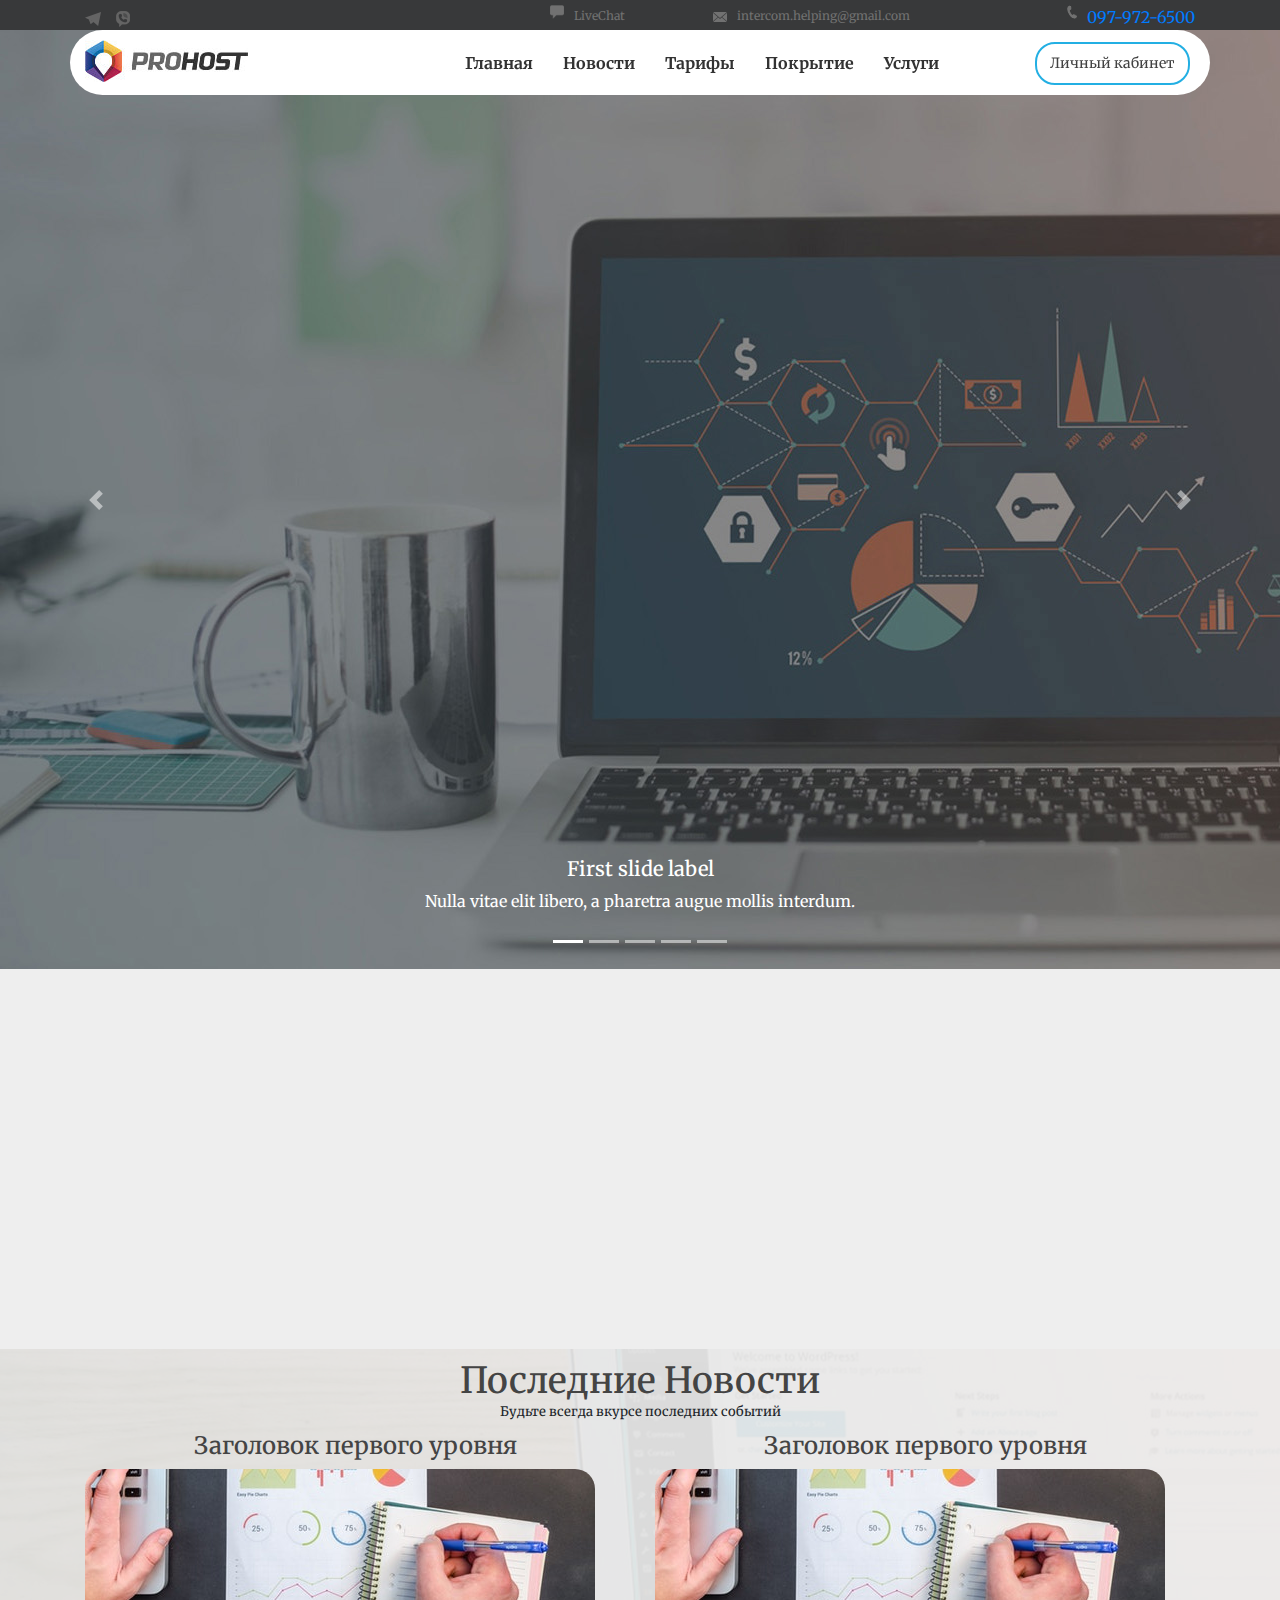
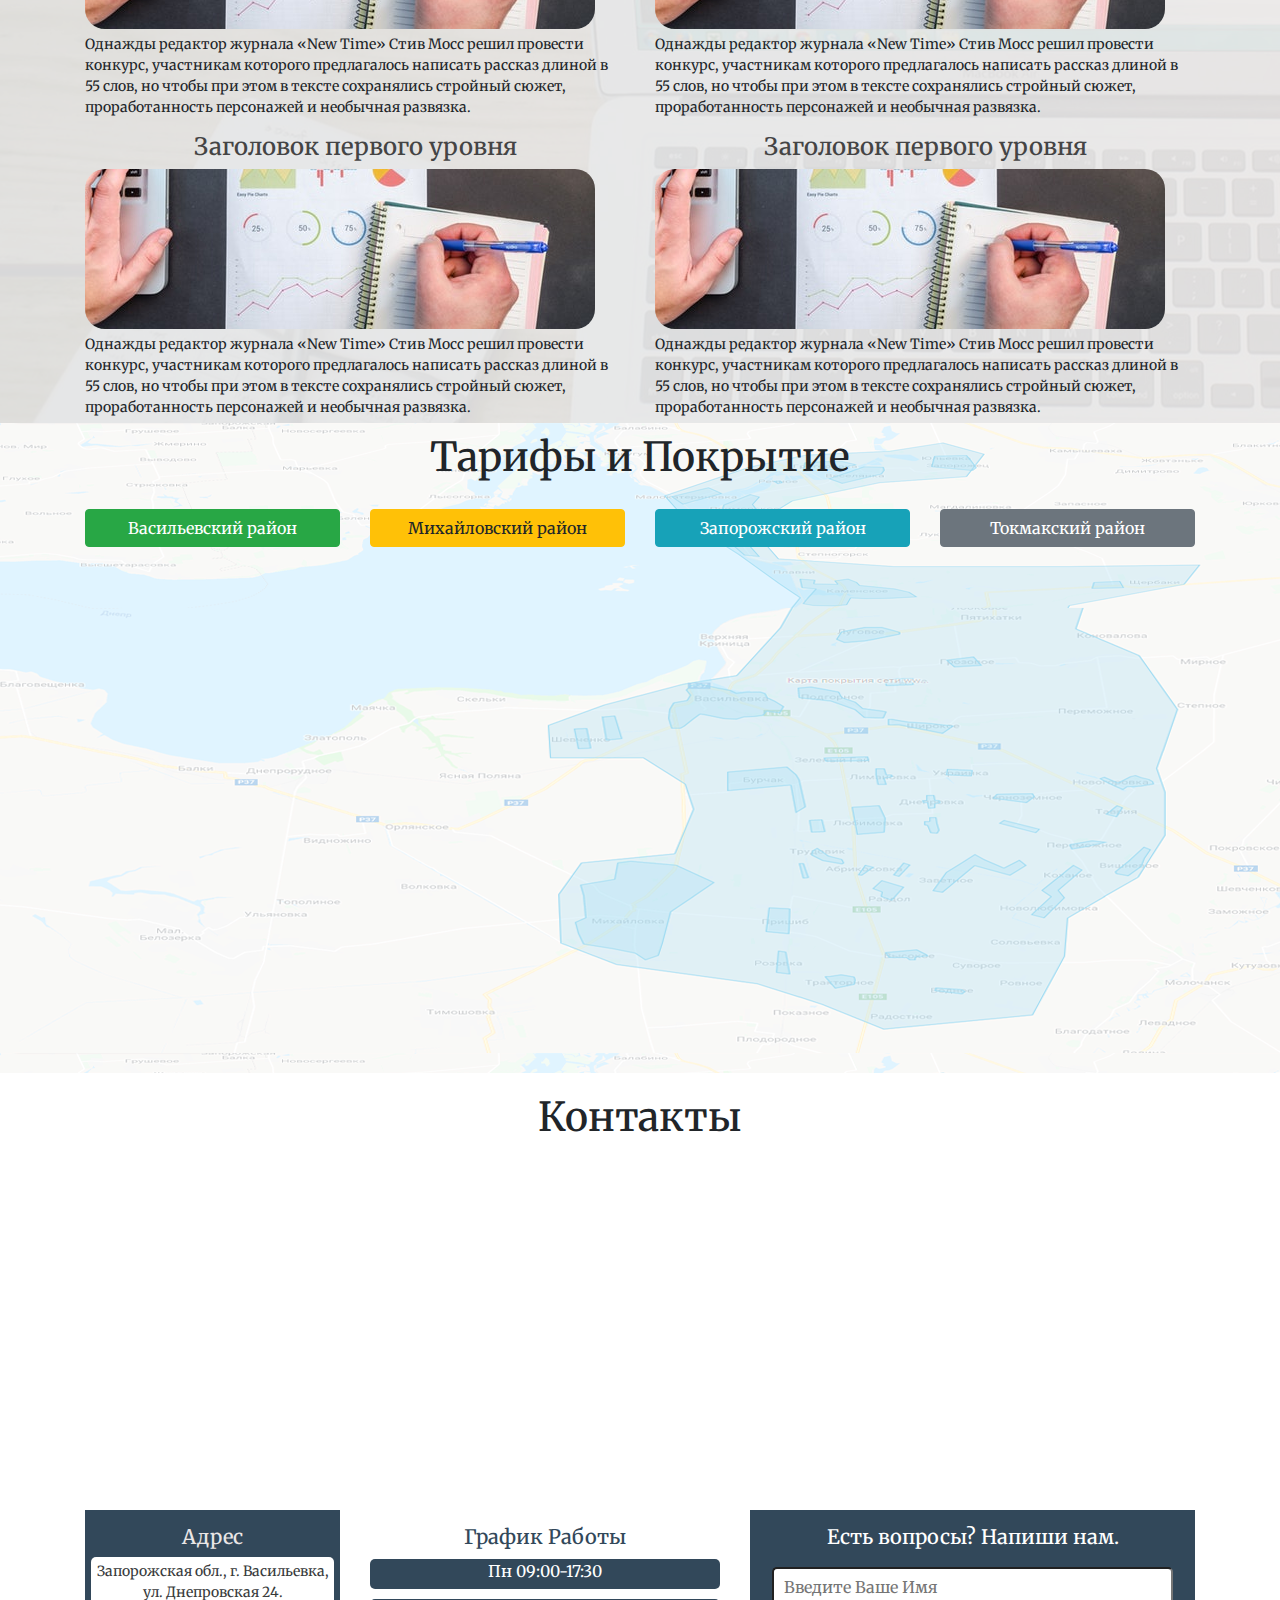
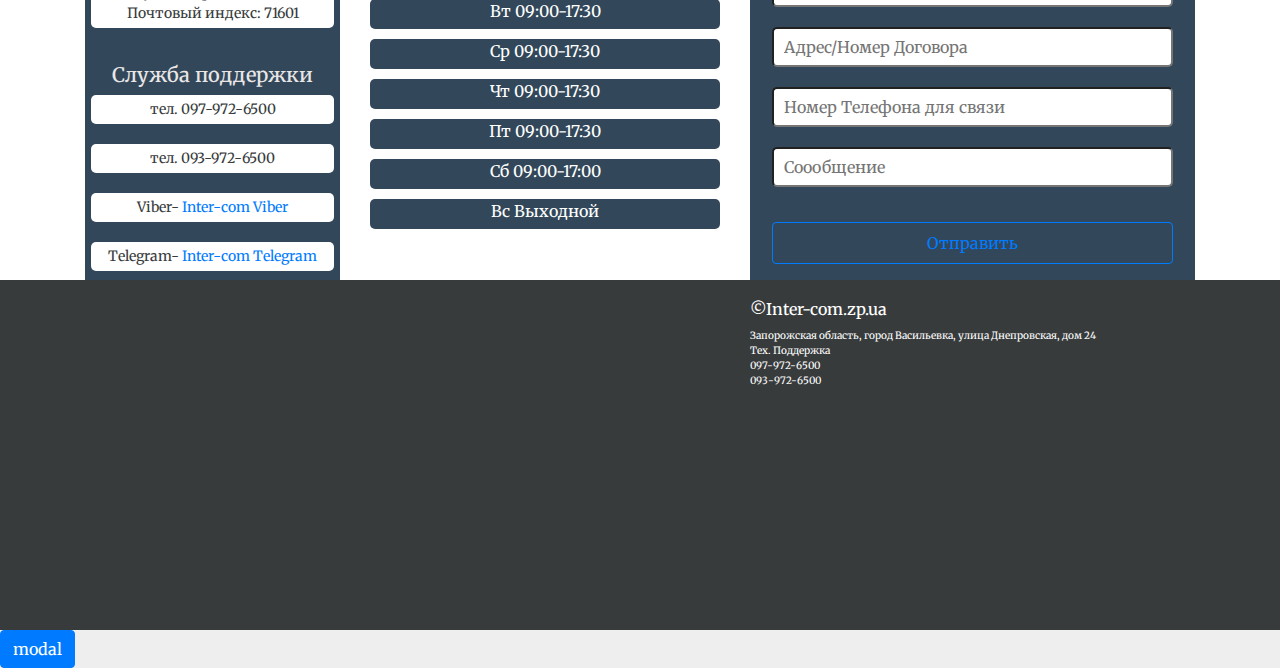
<file: inter-com/index.html>
<!DOCTYPE html>
<html lang="ru" data-geo="ua">
<head>
	<meta charset="UTF-8">
	<title>Inter-com: Интернет провайде Васильеского р-на</title>
	<meta name="title" content="INTER-COM Лучший интернет провайдер Васильевского района">
	<meta name="description" content="INTER-COM.ZP.UA, Интернет провайдер, Васильевский р-н, Подключить интернет, Тарифы, Gpon, Карта Покрытия, 1 Гигабит">
	<meta name="viewport" content="width=device-width, initial-scale=1, shrink-to-fit=no">
	<style>@import url('https://fonts.googleapis.com/css?family=Merriweather:400,700&subset=cyrillic');</style>
	<link rel="stylesheet" type="text/css" href="css/bootstrap.css">
	<link rel="stylesheet" href="css/main.css">
	<link rel="stylesheet" href="css/animate.css">
	<script type="text/javascript" src="js/jquery-3.3.1.min.js"></script>
	<script type="text/javascript" src="js/bootstrap.js"></script>
</head>
<body>
	<main>
		<!--Contakt panel -->
	<section class="contakt-panel">
		<div class="container">
			<div class="row">
				<div class="col-xl-2 col-lg-2 col-md-3 col-sm-3 col-3">
					<div class="cpsocial">
						<a href="https://t.me/joinchat/HwkMRRZsUSPzteuJKuXntg" target="blank"><img src="img/telegram.png" title="Чат-Telegram"></a>
						<a href=""><img src="img/viber.png" title="Чат-Viber"></a>
					</div>
				</div>
				<div class="col-xl-2 offset-xl-2 col-lg-1 offset-lg-1 col-md-1 col-sm-1 col-1">
					<div class="cpchat">
						<a href="#"><img src="img/chat.png" align="left" alt="">LiveChat</a>
					</div>
				</div>		
				<div class="col-xl-3 col-lg-3 col-md-3 col-sm-3 col-3">
					<div class="cpmail">
						<a href="mailto:intercom.helping@gmail.com"><img src="img/email.png" alt="">intercom.helping@gmail.com</a>
					</div>
				</div>
				<div class="col-xl-3 col-lg-3 col-md-3 col-sm-3 col-3">
					<div class="cpphon">
						 <a href="tel:097-972-6500"><img src="img/call.png" align="left" alt="">097-972-6500</a>
					</div>
				</div>
			</div>
		</div>
		</section>
		<!--/Contakt panel -->
		<!--Navigation -->
		<section class="navigat">
		<div class="container navig_menu">
			<div class="row">
				<div class="col-xl-2">
					<div class="logo">
						<img src="img/logo.jpg " alt="">
					</div>
				</div>
				<div class="col-xl-6 offset-xl-2">
					<div class="menu">
						<ul class="menu_list">
							<li><a href="#">Главная</a></li>
							<li><a href="#">Новости</a></li>
							<li><a href="#">Тарифы</a></li>
							<li><a href="#">Покрытие</a></li>
							<li><a href="#">Услуги</a></li>
						</ul>
					</div>
				</div>
				<div class="col-xl-2">
					<div class="button_menu">
						<ul>
						<li class="li_botton"><a class="custom-btn" href="https://cabinet.inter-com.zp.ua/" target="blank">Личный кабинет</a></li>
						</ul>
					</div>
				</div>
			</div>
		</div>
	</section>
		<!--/Navigation -->
										<!-- Slider-->
<section class="slider">	
	<div class="bd-example">
  		<div id="carouselExampleCaptions" class="carousel slide carousel-fade" data-ride="carousel">
    			<ol class="carousel-indicators">
     			<li data-target="#carouselExampleCaptions" data-slide-to="0" class="active"></li>
     			<li data-target="#carouselExampleCaptions" data-slide-to="1"></li>
      			<li data-target="#carouselExampleCaptions" data-slide-to="2"></li>
      			<li data-target="#carouselExampleCaptions" data-slide-to="3"></li>
      			<li data-target="#carouselExampleCaptions" data-slide-to="4"></li>
    			</ol>
    	<div class="carousel-inner">
     		 <div class="carousel-item active" data-interval="15000">
        		<img src="img/1.jpg" class="d-block w-auto h-auto" alt="...">
        		<div class="carousel-caption d-none d-md-block">
         			<h5>First slide label</h5>
          			<p>Nulla vitae elit libero, a pharetra augue mollis interdum.</p>
        		</div>
      		</div>
      		<div class="carousel-item" data-interval="10000">
        		<img src="img/2.jpg" class="d-block w-auto h-auto" alt="...">
        		<div class="carousel-caption d-none d-md-block">
         		 	<h5>Second slide label</h5>
         		 	<p>Lorem ipsum dolor sit amet, consectetur adipiscing elit.</p>
        		</div>
      		</div>
      		<div class="carousel-item" data-interval="10000">
        		<img src="img/3.jpg" class="d-block w-auto h-auto" alt="...">
        		<div class="carousel-caption d-none d-md-block">
          			<h5>Third slide label</h5>
          			<p>Praesent commodo cursus magna, vel scelerisque nisl consectetur.</p>
        		</div>
      		</div>
        	<div class="carousel-item" data-interval="10000">
        		<img src="img/4.jpg" class="d-block w-auto h-auto" alt="...">
        		<div class="carousel-caption d-none d-md-block">
          			<h5>Third slide label</h5>
          			<p>Praesent commodo cursus magna, vel scelerisque nisl consectetur.</p>
        		</div>
      		</div>
        	<div class="carousel-item" data-interval="10000">
        		<img src="img/5.jpg" class="d-block w-auto h-auto" alt="...">
        		<div class="carousel-caption d-none d-md-block">
          			<h5>Third slide label</h5>
          			<p>Praesent commodo cursus magna, vel scelerisque nisl consectetur.</p>
        		</div>
      		</div>
    	</div>
    		<a class="carousel-control-prev" href="#carouselExampleCaptions" role="button" data-slide="prev">
      			<span class="carousel-control-prev-icon" aria-hidden="true"></span>
      			<span class="sr-only">Previous</span>
    		</a>
    		<a class="carousel-control-next" href="#carouselExampleCaptions" role="button" data-slide="next">
      			<span class="carousel-control-next-icon" aria-hidden="true"></span>
      			<span class="sr-only">Next</span>
    		</a>
  		</div>
	</div>
</section>
							<!-- /Slider-->
</main>
					<!--Секция наши преимущества-->
<section class="benefits">
	<div class="container">
		<h2 class="benefits-heder wow fadeInLeft">Почему выбирают <font color="#23afe3"><b>Inter-com?</b></font></h2>
		<div class="benefits-slider">
		<div class="benefits-block">
			<div class="benefits-img wow bounceInDown" data-wow-delay="0.5s">
				<picture>
					<source srcset="img/Benefits/low-price.svg" type="image/">
					<img src="img/Benefits/low-price.png" alt="">
				</picture>
			</div>
			<h3 class="wow bounceInUp" data-wow-delay="0.5s">Низкие Тарифы</h3>
			<p class="wow flipInX" data-wow-delay="0.5s">Самый низкий тариф в Твоем регионе. Более Детальную информацию можно посмотреть на странце Тарифы. </p>
		</div>
		<div class="benefits-block">
			<div class="benefits-img wow bounceInDown" data-wow-delay="1s">
				<picture>
					<source srcset="img/Benefits/user.svg" type="image/">
					<img src="img/Benefits/user.png" alt="">
				</picture>
			</div>
			<h3 class="wow bounceInUp" data-wow-delay="1s">Личный Кабинет</h3>
			<p class="wow flipInX" data-wow-delay="1s">Управляй личными кабинетом: измени тариф, проверь балланс, пополни счет, ставь на заморозку,спрашивай.</p>
		</div>
		<div class="benefits-block">
			<div class="benefits-img wow bounceInDown" data-wow-delay="1.5s">
				<picture>
					<source srcset="img/Benefits/speed.svg" type="image/">
					<img src="img/Benefits/speed.png" alt="">
				</picture>
			</div>
			<h3 class="wow bounceInUp" data-wow-delay="1.5s">Высокоая скорость</h3>
			<p class="wow flipInX" data-wow-delay="1.5s">Мы предоставляем скорость подключения до 1 Gbit/s.
			Скорость передачи данных Вас приято удивит.</p>
		</div>
		<div class="benefits-block">
			<div class="benefits-img wow bounceInDown" data-wow-delay="2s">
				<picture>
					<source srcset="img/Benefits/credit-card.svg" type="image/">
					<img src="img/Benefits/credit-card.png" alt="">
				</picture>
			</div>
			<h3 class="wow bounceInUp" data-wow-delay="2s">Пополнение балланса</h3>
			<p class="wow flipInX" data-wow-delay="2s">Пополни свой счет за одну минуты с помощью системы LiqPay. Так же присутствует оплата через интернет Банкинг.</p>
		</div>
		<div class="benefits-block">
			<div class="benefits-img wow bounceInDown" data-wow-delay="2.5s">
				<picture>
					<source srcset="img/Benefits/ethernet.svg" type="image/">
					<img src="img/Benefits/ethernet.png" alt="">
				</picture>
			</div>
			<h3 class="wow bounceInUp" data-wow-delay="2.5s">В Ногу Технологий</h3>
			<p class="wow flipInX" data-wow-delay="2.5s"> Для качественного доступа в интернет, мы устанавливаем самое мощное и быстрое оборудование.</p>
		</div>
		<div class="benefits-block">
			<div class="benefits-img wow bounceInDown" data-wow-delay="3s">
				<picture>
					<source srcset="img/Benefits/global.svg" type="image/">
					<img src="img/Benefits/global.png" alt="">
				</picture>
			</div>
			<h3 class="wow bounceInUp" data-wow-delay="3s">Покрытие Интернета</h3>
			<p class="wow flipInX" data-wow-delay="3s">Имея большой опыт, мы предоставляем доступ к сети интернет даже в самых отдаленных населенных пунктах.</p>
		</div>
	</div>
	</div>
</section>
						<!--Конец Секции наши преимущества-->
							<!-- News-->
<section class="news_blog">
	<section class="news_blog2">	
	<div class="container">
		<div class="row zag_new">
			<div class="col-xl-6 offset-xl-3">
				<h1>Последние Новости</h1>
				<p>Будьте всегда вкурсе последних событий</p>
			</div>
		</div>
		<div class="row">
			<div class="col-xl-6">
				<div class="news_post">
					<h1>Заголовок первого уровня</h1>
					<img src="img/news_post.jpg" alt="">
					<p>Однажды редактор журнала «New Time» Стив Мосс решил провести конкурс, участникам которого предлагалось написать рассказ длиной в 55 слов, но чтобы при этом в тексте сохранялись стройный сюжет, проработанность персонажей и необычная развязка.</p>
				</div>
			</div>
			<div class="col-xl-6">
				<div class="news_post">
					<h1>Заголовок первого уровня</h1>
					<img src="img/news_post.jpg" alt="">
					<p>Однажды редактор журнала «New Time» Стив Мосс решил провести конкурс, участникам которого предлагалось написать рассказ длиной в 55 слов, но чтобы при этом в тексте сохранялись стройный сюжет, проработанность персонажей и необычная развязка.</p>
				</div>
			</div>
		</div>
		<div class="row">
			<div class="col-xl-6">
				<div class="news_post">
					<h1>Заголовок первого уровня</h1>
					<img src="img/news_post.jpg" alt="">
					<p>Однажды редактор журнала «New Time» Стив Мосс решил провести конкурс, участникам которого предлагалось написать рассказ длиной в 55 слов, но чтобы при этом в тексте сохранялись стройный сюжет, проработанность персонажей и необычная развязка.</p>
				</div>
			</div>
			<div class="col-xl-6">
				<div class="news_post">
					<h1>Заголовок первого уровня</h1>
					<img src="img/news_post.jpg" alt="">
					<p>Однажды редактор журнала «New Time» Стив Мосс решил провести конкурс, участникам которого предлагалось написать рассказ длиной в 55 слов, но чтобы при этом в тексте сохранялись стройный сюжет, проработанность персонажей и необычная развязка.</p>
				</div>
			</div>
		</div>
	</div>
</section>
</section>
							<!-- Конец секции News-->

							<!--Тариф-->
<section class="tarif">
	<div class="container">
		<div class="row">
			<div class="col-xl-12">
				<div class="header-tarif">
					<h1>Тарифы и Покрытие</h1>
				</div>
			</div>
				<div class="col-xl-3">
					<div class="nameregion">
						<button class="btn btn-success btn-region" type="button" data-toggle="collapse" data-target="#vasregion" aria-expanded="false" aria-controls="vasregion">
						    Васильевский район
						  </button>
					</div>
				</div>
				<div class="col-xl-3">
					<div class="nameregion">
						<button class="btn btn-warning btn-region" type="button" data-toggle="collapse" data-target="#mihregion" aria-expanded="false" aria-controls="mihregion">
						    Михайловский район
						  </button>
					</div>
				</div>
				<div class="col-xl-3">
					<div class="nameregion">
						<button class="btn btn-info btn-region" type="button" data-toggle="collapse" data-target="#zapregion" aria-expanded="false" aria-controls="zapregion">
						    Запорожский район
						  </button>
					</div>
				</div>
				<div class="col-xl-3">
					<div class="nameregion">
						<button class="btn btn-secondary  btn-region" type="button" data-toggle="collapse" data-target="#tokmregion" aria-expanded="false" aria-controls="tokmregion">
						    Токмакский район
						  </button>
					</div>
				</div>
			</div>
			<div class="row">
				<div class="col-xl-12">
					<div class="collapse" id="vasregion">
					  <div class="card card-body">
					    <p><button type="button" class="btn btn-outline-success button-tarif" data-toggle="modal" data-target=".Vas">м. Василівка</button> <button type="button" class="btn btn-outline-success button-tarif" data-toggle="modal" data-target=".Wi-Fi">с. Гладке</button> <button type="button" class="btn btn-outline-success button-tarif" data-toggle="modal" data-target=".Wi-Fi">c. Долинка</button>  <button type="button" class="btn btn-outline-success button-tarif" data-toggle="modal" data-target=".Wi-Fi">с. Жереб'янки</button>
					    <button type="button" class="btn btn-outline-success button-tarif" data-toggle="modal" data-target=".Wi-Fi">с. Зелений Гай</button> <button type="button" class="btn btn-outline-success button-tarif" data-toggle="modal" data-target=".Gpon">с. Кам'янське́</button> <button type="button" class="btn btn-outline-success button-tarif" data-toggle="modal" data-target=".Wi-Fi">с. Лісне</button> <button type="button" class="btn btn-outline-success button-tarif" data-toggle="modal" data-target=".Wi-Fi">с. Малі Щербаки</button> <button type="button" class="btn btn-outline-success button-tarif" data-toggle="modal" data-target=".Wi-Fi">с. Переможне</button> <button type="button" class="btn btn-outline-success button-tarif" data-toggle="modal" data-target=".Wi-Fi">с. Приморське</button> <button type="button" class="btn btn-outline-success button-tarif" data-toggle="modal" data-target=".Wi-Fi"> с. Першотравневе</button> <button type="button" class="btn btn-outline-success button-tarif" data-toggle="modal" data-target=".Wi-Fi"> с. Підгірне</button>  <button type="button" class="btn btn-outline-success button-tarif" data-toggle="modal" data-target=".Wi-Fi"> с. Тернувате</button> <button type="button" class="btn btn-outline-success button-tarif"data-toggle="modal" data-target=".Gpon"> с. Широке</button></p>
					  </div>
					</div>
					<div class="collapse" id="mihregion">
					  <div class="card card-body">
					    <p><button type="button" class="btn btn-outline-warning button-tarif"data-toggle="modal" data-target=".Wi-Fi">смт. Михайлівка</button> <button type="button" class="btn btn-outline-warning button-tarif"data-toggle="modal" data-target=".Wi-Fi">смт. Пришиб</button> <button type="button" class="btn btn-outline-warning button-tarif" data-toggle="modal" data-target=".Gpon">с. Бурчак</button> <button type="button" class="btn btn-outline-warning button-tarif"data-toggle="modal" data-target=".Wi-Fi">с. Барвинівка</button> <button type="button" class="btn btn-outline-warning button-tarif"data-toggle="modal" data-target=".Gpon">с. Високе</button> <button type="button" class="btn btn-outline-warning button-tarif" data-toggle="modal" data-target=".Gpon">с. Виноградівка</button> <button type="button" class="btn btn-outline-warning button-tarif"data-toggle="modal" data-target=".Wi-Fi">с. Дніпровка</button> <button type="button" class="btn btn-outline-warning button-tarif"data-toggle="modal" data-target=".Wi-Fi">с. Завітне</button> <button type="button" class="btn btn-outline-warning button-tarif" data-toggle="modal" data-target=".Gpon">с. Любимівка</button> <button type="button" class="btn btn-outline-warning button-tarif"data-toggle="modal" data-target=".Wi-Fi">с. Лиманівка</button> <button type="button" class="btn btn-outline-warning button-tarif"data-toggle="modal" data-target=".Wi-Fi">с. Кавунівка</button> <button type="button" class="btn btn-outline-warning button-tarif"data-toggle="modal" data-target=".Wi-Fi">с. Нове Поле</button> <button type="button" class="btn btn-outline-warning button-tarif" data-toggle="modal" data-target=".Gpon">с. Роздол</button> <button type="button" class="btn btn-outline-warning button-tarif"data-toggle="modal" data-target=".Wi-Fi">с. Рівне</button> <button type="button" class="btn btn-outline-warning button-tarif"data-toggle="modal" data-target=".Wi-Fi">с. Садове</button> <button type="button" class="btn btn-outline-warning button-tarif"data-toggle="modal" data-target=".Wi-Fi">с. Смиренівка</button> <button type="button" class="btn btn-outline-warning button-tarif"data-toggle="modal" data-target=".Wi-Fi">с. Трудолюбимівка</button> <button type="button" class="btn btn-outline-warning button-tarif"data-toggle="modal" data-target=".Wi-Fi">с. Тракторне</button> <button type="button" class="btn btn-outline-warning button-tarif"data-toggle="modal" data-target=".Wi-Fi">с. Українка</button></p>
					  </div>
					</div>
					<div class="collapse" id="zapregion">
					  <div class="card card-body">
					    <p><button type="button" class="btn btn-outline-info button-tarif" data-toggle="modal" data-target=".Wi-Fi">смт. Малокатеринівка</button> <button type="button" class="btn btn-outline-info button-tarif" data-toggle="modal" data-target=".Wi-Fi">с. Веселянка</button> <button type="button" class="btn btn-outline-info button-tarif"data-toggle="modal" data-target=".Wi-Fi">с. Григорівка</button> <button type="button" class="btn btn-outline-info button-tarif"data-toggle="modal" data-target=".Wi-Fi">с. Річне</button> <button type="button" class="btn btn-outline-info button-tarif" data-toggle="modal" data-target=".Wi-Fi">с. Юльївка</button></p>
					  </div>
					</div>
					<div class="collapse" id="tokmregion">
					  <div class="card card-body">
					    <p><button type="button" class="btn btn-outline-secondary button-tarif"data-toggle="modal" data-target=".Gpon">с. Новогорівка</button> <button type="button" class="btn btn-outline-secondary button-tarif"data-toggle="modal" data-target=".Gpon">с. Таврія</button></p>
					  </div>
					</div>
				</div>
			</div>
		<!--Модальное окно ТАриФОв Васильевка-->
				<div class="modal fade bd-example-modal-xl Vas" tabindex="-1" role="dialog" aria-labelledby="myExtraLargeModalLabel" aria-hidden="true">
				  <div class="modal-dialog modal-xl">
				    <div class="modal-content">
				      <!--Таблица Цен1 многоэтажки-->
				      <div id="generic_price_table">   
				      <section>
				              <div class="container">
				                  <div class="row">
				                      <div class="col-md-12">
				                          <!--PRICE HEADING START-->
				                          <div class="price-heading clearfix">
				                          		<button type="button" class="close" data-dismiss="modal" aria-label="Close">
				                          	          <span aria-hidden="true">×</span>
				                          	     </button>
				                              <h1>м. Василівка Багатоповерхові будинки</h1>
				                          </div>
				                          <!--//PRICE HEADING END-->
				                      </div>
				                  </div>
				              </div>
				              <div class="container">
				                  
				                  <!--BLOCK ROW START-->
				                  <div class="row">
				                      <div class="col-md-4">
				                      
				                      	<!--PRICE CONTENT START-->
				                          <div class="generic_content clearfix">
				                              
				                              <!--HEAD PRICE DETAIL START-->
				                              <div class="generic_head_price clearfix">
				                              
				                                  <!--HEAD CONTENT START-->
				                                  <div class="generic_head_content clearfix">
				                                  
				                                  	<!--HEAD START-->
				                                      <div class="head_bg"></div>
				                                      <div class="head">
				                                          <span>Базовый M</span>
				                                      </div>
				                                      <!--//HEAD END-->
				                                      
				                                  </div>
				                                  <!--//HEAD CONTENT END-->
				                                  
				                                  <!--PRICE START-->
				                                  <div class="generic_price_tag clearfix">	
				                                      <span class="price">
				                                          <span class="sign">&#8372;</span>
				                                          <span class="currency">99</span>
				                                          <span class="cent">.00</span>
				                                          <span class="month">/Мес</span>
				                                      </span>
				                                  </div>
				                                  <!--//PRICE END-->
				                                  
				                              </div>                            
				                              <!--//HEAD PRICE DETAIL END-->
				                              
				                              <!--FEATURE LIST START-->
				                              <div class="generic_feature_list">
				                              	<ul>
				                                  	<li><span> 35 Мбіт/с</span> Download</li>
				                                      <li><span>100 Мбіт/с</span> Upload</li>
				                                      <li><span>Необмежений</span> Трафік</li>
				                                      <li><span>24/7</span> Техпідтримка</li>
				                                      <li><span>від 47 грн/міс</span> Цифрове ТБ</li>
				                                  </ul>
				                              </div>
				                              <!--//FEATURE LIST END-->
				                              
				                              <!--BUTTON START-->
				                              <div class="generic_price_btn clearfix">
				                              	<button type="button" class="btn btn-outline-success bnt-zayav" data-toggle="modal" data-target=".zayavka_podkl">Заявка на подключение</button>
				                              </div>
				                              <!--//BUTTON END-->
				                              
				                          </div>
				                          <!--//PRICE CONTENT END-->
				                              
				                      </div>
				                      
				                      <div class="col-md-4">
				                      
				                      	<!--PRICE CONTENT START-->
				                          <div class="generic_content active clearfix">
				                              
				                              <!--HEAD PRICE DETAIL START-->
				                              <div class="generic_head_price clearfix">
				                              
				                                  <!--HEAD CONTENT START-->
				                                  <div class="generic_head_content clearfix">
				                                  
				                                  	<!--HEAD START-->
				                                      <div class="head_bg"></div>
				                                      <div class="head">
				                                          <span>Стандарт L</span>
				                                      </div>
				                                      <!--//HEAD END-->
				                                      
				                                  </div>
				                                  <!--//HEAD CONTENT END-->
				                                  
				                                  <!--PRICE START-->
				                                  <div class="generic_price_tag clearfix">	
				                                      <span class="price">
				                                          <span class="sign">&#8372;</span>
				                                          <span class="currency">119</span>
				                                          <span class="cent">.00</span>
				                                          <span class="month">/Мес</span>
				                                      </span>
				                                  </div>
				                                  <!--//PRICE END-->
				                                  
				                              </div>                            
				                              <!--//HEAD PRICE DETAIL END-->
				                              
				                              <!--FEATURE LIST START-->
				                              <div class="generic_feature_list">
				                              	<ul>
				                                  	  <li><span> 60 Мбіт/с</span> Download</li>
				                                      <li><span>100 Мбіт/с</span> Upload</li>
				                                      <li><span>Необмежений</span> Трафік</li>
				                                      <li><span>24/7</span> Техпідтримка</li>
				                                      <li><span>від 47 грн/міс</span> Цифрове ТБ</li>
				                                  </ul>
				                              </div>
				                              <!--//FEATURE LIST END-->
				                              
				                              <!--BUTTON START-->
				                              <div class="generic_price_btn clearfix">
				                              	<button type="button" class="btn btn-outline-success bnt-zayav" data-toggle="modal" data-target=".zayavka_podkl">Заявка на подключение</button>
				                              </div>
				                              <!--//BUTTON END-->
				                              
				                          </div>
				                          <!--//PRICE CONTENT END-->
				                              
				                      </div>
				                      <div class="col-md-4">
				                      
				                      	<!--PRICE CONTENT START-->
				                          <div class="generic_content clearfix">
				                              
				                              <!--HEAD PRICE DETAIL START-->
				                              <div class="generic_head_price clearfix">
				                              
				                                  <!--HEAD CONTENT START-->
				                                  <div class="generic_head_content clearfix">
				                                  
				                                  	<!--HEAD START-->
				                                      <div class="head_bg"></div>
				                                      <div class="head">
				                                          <span>Максимальный XL</span>
				                                      </div>
				                                      <!--//HEAD END-->
				                                      
				                                  </div>
				                                  <!--//HEAD CONTENT END-->
				                                  
				                                  <!--PRICE START-->
				                                  <div class="generic_price_tag clearfix">	
				                                      <span class="price">
				                                          <span class="sign">&#8372;</span>
				                                          <span class="currency">139</span>
				                                          <span class="cent">.00</span>
				                                          <span class="month">/Мес</span>
				                                      </span>
				                                  </div>
				                                  <!--//PRICE END-->
				                                  
				                              </div>                            
				                              <!--//HEAD PRICE DETAIL END-->
				                              
				                              <!--FEATURE LIST START-->
				                              <div class="generic_feature_list">
				                              	<ul>
				                                  	<li><span> 60 Мбіт/с</span> Download</li>
				                                      <li><span>100 Мбіт/с</span> Upload</li>
				                                      <li><span>Необмежений</span> Трафік</li>
				                                      <li><span>24/7</span> Техпідтримка</li>
				                                      <li><span>від 47 грн/міс</span> Цифрове ТБ</li>
				                                  </ul>
				                              </div>
				                              <!--//FEATURE LIST END-->
				                              
				                              <!--Кнопка START-->
				                              <div class="generic_price_btn clearfix">
				                              	<button type="button" class="btn btn-outline-success bnt-zayav" data-toggle="modal" data-target=".zayavka_podkl">Заявка на подключение</button>
				                              </div>
				                              <!--//Кнопка END-->
				                              
				                          </div>
				                          <!--//PRICE CONTENT END-->
				                              
				                      </div>
				                  </div>	
				                  <!--//Блок ROW END-->
				                  
				              </div>
				              <div class="container">
				              	<div class="row">
				              		<div class="col-md-12 warning">
				              			<p> <font color="red">Увага!</font>-вказана максимальна швидкість для цього тарифу. Фактична швидкість до інтернет-ресурсів може бути нижча і залежить від обмежень на серверах де знаходяться Інтернет ресурси, маршрутизації даних і можливості устаткування абонента. У вихідні дні і годину пік максимальна швидкість не гарантується. Також зверніть увагу, що деякі моделі роутеров і Wi-Fi роутеров із-за технологічних особливостей обмежують швидкість з'єднання.</p>
				              		</div>
				              	</div>
				              </div>
				          </section>  
				      </div>
				      <!--Таблица Цен1 многоэтажки конец-->
				      <!--Таблица Цен2 Wi-fi vas-->
				     <div id="generic_price_table" class="Wi-fi_vas">   
				      <section>
				              <div class="container">
				                  <div class="row">
				                      <div class="col-md-12">
				                          <!--PRICE HEADING START-->
				                          <div class="price-heading clearfix">
				                              <h1>м. Василівка Wi-fi (радио интернет)</h1>
				                          </div>
				                          <!--//PRICE HEADING END-->
				                      </div>
				                  </div>
				              </div>
				              <div class="container">
				                  
				                  <!--BLOCK ROW START-->
				                  <div class="row">
				                      <div class="col-md-4 offset-md-1">
				                      
				                      	<!--PRICE CONTENT START-->
				                          <div class="generic_content clearfix">
				                              
				                              <!--HEAD PRICE DETAIL START-->
				                              <div class="generic_head_price clearfix">
				                              
				                                  <!--HEAD CONTENT START-->
				                                  <div class="generic_head_content clearfix">
				                                  
				                                  	<!--Заголовок START-->
				                                      <div class="head_bg"></div>
				                                      <div class="head">
				                                          <span>Базовый M</span>
				                                      </div>
				                                      <!--//Заголовок END-->
				                                      
				                                  </div>
				                                  <!--//HEAD CONTENT END-->
				                                  
				                                  <!--Цена START-->
				                                  <div class="generic_price_tag clearfix">	
				                                      <span class="price">
				                                          <span class="sign">&#8372;</span>
				                                          <span class="currency">130</span>
				                                          <span class="cent">.00</span>
				                                          <span class="month">/Мес</span>
				                                      </span>
				                                  </div>
				                                  <!--//Цена END-->
				                                  
				                              </div>                            
				                              <!--//HEAD PRICE DETAIL END-->
				                              
				                              <!--Преимущества лист-->
				                              <div class="generic_feature_list">
				                              	<ul>
				                                  	<li><span> 5 Мбіт/с</span> Download</li>
				                                      <li><span>5 Мбіт/с</span> Upload</li>
				                                      <li><span>Необмежений</span> Трафік</li>
				                                      <li><span>24/7</span> Техпідтримка</li>
				                                      <li><span>від 47 грн/міс</span> Цифрове ТБ</li>
				                                  </ul>
				                              </div>
				                              <!--//Преимущества лист END-->
				                              
				                              <!--Кнопка START-->
				                              <div class="generic_price_btn clearfix">
				                              	<button type="button" class="btn btn-outline-success bnt-zayav" data-toggle="modal" data-target=".zayavka_podkl">Заявка на подключение</button>
				                              </div>
				                              <!--//Кнопка END-->
				                              
				                          </div>
				                      </div>
				                      <!--Конец первого тариа wi-fi-->
				                      <!--Второй тариф wi-fi-->
				                      <div class="col-md-4 offset-md-2">
				                      
				                      	<!--PRICE CONTENT START-->
				                          <div class="generic_content clearfix">
				                              
				                              <!--HEAD PRICE DETAIL START-->
				                              <div class="generic_head_price clearfix">
				                              
				                                  <!--HEAD CONTENT START-->
				                                  <div class="generic_head_content clearfix">
				                                  
				                                  	<!--HEAD START-->
				                                      <div class="head_bg"></div>
				                                      <div class="head">
				                                          <span>Максимальный Xl</span>
				                                      </div>
				                                      <!--//HEAD END-->
				                                      
				                                  </div>
				                                  <!--//HEAD CONTENT END-->
				                                  
				                                  <!--PRICE START-->
				                                  <div class="generic_price_tag clearfix">	
				                                      <span class="price">
				                                          <span class="sign">&#8372;</span>
				                                          <span class="currency">160</span>
				                                          <span class="cent">.00</span>
				                                          <span class="month">/Мес</span>
				                                      </span>
				                                  </div>
				                                  <!--//PRICE END-->
				                                  
				                              </div>                            
				                              <!--//HEAD PRICE DETAIL END-->
				                              
				                              <!--FEATURE LIST START-->
				                              <div class="generic_feature_list">
				                              	<ul>
				                                  	<li><span> 10 Мбіт/с</span> Download</li>
				                                      <li><span>10 Мбіт/с</span> Upload</li>
				                                      <li><span>Необмежений</span> Трафік</li>
				                                      <li><span>24/7</span> Техпідтримка</li>
				                                      <li><span>від 47 грн/міс</span> Цифрове ТБ</li>
				                                  </ul>
				                              </div>
				                              <!--//FEATURE LIST END-->
				                              
				                              <!--BUTTON START-->
				                              <div class="generic_price_btn clearfix">
				                              	<button type="button" class="btn btn-outline-success bnt-zayav" data-toggle="modal" data-target=".zayavka_podkl">Заявка на подключение</button>
				                              </div>
				                              <!--//BUTTON END-->
				                              
				                          </div>
				                      </div>
				                      <!--Второй тариф wi-fi-->
				                  </div>
				              </div>
				          </section>
				                      <!--Таблица Цен2 Wi-fi vas-->
				    </div>
				  </div>
				</div>
				</div>
		<!--Модальное окно ТАриФОв Васильевка Конец-->

		<!--Модальное окно ТАриФОв Wi-fi-->
				<div class="modal fade bd-example-modal-xl Wi-Fi" tabindex="-1" role="dialog" aria-labelledby="myExtraLargeModalLabel" aria-hidden="true">
		  <div class="modal-dialog modal-xl">
		    <div class="modal-content">  
		      <!--Таблица Цен2 Wi-fi-->
		     <div id="generic_price_table" class="Wi-fi_vas">   
		      <section>
		              <div class="container">
		                  <div class="row">
		                      <div class="col-md-12">
		                          <!--PRICE HEADING START-->
		                          <div class="price-heading clearfix">
		                          		<button type="button" class="close" data-dismiss="modal" aria-label="Close">
		                          	          <span aria-hidden="true">×</span>
		                          	     </button>
		                              <h1>Wi-Fi Технология</h1>
		                          </div>
		                          <!--//PRICE HEADING END-->
		                      </div>
		                  </div>
		              </div>
		              <div class="container">
		                  
		                  <!--BLOCK ROW START-->
		                  <div class="row">
		                      <div class="col-md-4 offset-md-1">
		                      
		                      	<!--PRICE CONTENT START-->
		                          <div class="generic_content clearfix">
		                              
		                              <!--HEAD PRICE DETAIL START-->
		                              <div class="generic_head_price clearfix">
		                              
		                                  <!--HEAD CONTENT START-->
		                                  <div class="generic_head_content clearfix">
		                                  
		                                  	<!--Заголовок START-->
		                                      <div class="head_bg"></div>
		                                      <div class="head">
		                                          <span>Базовый M</span>
		                                      </div>
		                                      <!--//Заголовок END-->
		                                      
		                                  </div>
		                                  <!--//HEAD CONTENT END-->
		                                  
		                                  <!--Цена START-->
		                                  <div class="generic_price_tag clearfix">	
		                                      <span class="price">
		                                          <span class="sign">&#8372;</span>
		                                          <span class="currency">149</span>
		                                          <span class="cent">.00</span>
		                                          <span class="month">/Мес</span>
		                                      </span>
		                                  </div>
		                                  <!--//Цена END-->
		                                  
		                              </div>                            
		                              <!--//HEAD PRICE DETAIL END-->
		                              
		                              <!--Преимущества лист-->
		                              <div class="generic_feature_list">
		                              	<ul>
		                                  	<li><span> 5 Мбіт/с</span> Download</li>
		                                      <li><span>5 Мбіт/с</span> Upload</li>
		                                      <li><span>Необмежений</span> Трафік</li>
		                                      <li><span>24/7</span> Техпідтримка</li>
		                                      <li><span>від 47 грн/міс</span> Цифрове ТБ</li>
		                                  </ul>
		                              </div>
		                              <!--//Преимущества лист END-->
		                              
		                              <!--Кнопка START-->
		                              <div class="generic_price_btn clearfix">
		                              	<button type="button" class="btn btn-outline-success bnt-zayav" data-toggle="modal" data-target=".zayavka_podkl">Заявка на подключение</button>
		                              </div>
		                              <!--//Кнопка END-->
		                              
		                          </div>
		                      </div>
		                      <!--Конец первого тариа wi-fi-->
		                      <!--Второй тариф wi-fi-->
		                      <div class="col-md-4 offset-md-2">
		                      
		                      	<!--PRICE CONTENT START-->
		                          <div class="generic_content clearfix">
		                              
		                              <!--HEAD PRICE DETAIL START-->
		                              <div class="generic_head_price clearfix">
		                              
		                                  <!--HEAD CONTENT START-->
		                                  <div class="generic_head_content clearfix">
		                                  
		                                  	<!--HEAD START-->
		                                      <div class="head_bg"></div>
		                                      <div class="head">
		                                          <span>Максимальный Xl</span>
		                                      </div>
		                                      <!--//HEAD END-->
		                                      
		                                  </div>
		                                  <!--//HEAD CONTENT END-->
		                                  
		                                  <!--PRICE START-->
		                                  <div class="generic_price_tag clearfix">	
		                                      <span class="price">
		                                          <span class="sign">&#8372;</span>
		                                          <span class="currency">199</span>
		                                          <span class="cent">.00</span>
		                                          <span class="month">/Мес</span>
		                                      </span>
		                                  </div>
		                                  <!--//PRICE END-->
		                                  
		                              </div>                            
		                              <!--//HEAD PRICE DETAIL END-->
		                              
		                              <!--FEATURE LIST START-->
		                              <div class="generic_feature_list">
		                              	<ul>
		                                  	<li><span> 10 Мбіт/с</span> Download</li>
		                                      <li><span>10 Мбіт/с</span> Upload</li>
		                                      <li><span>Необмежений</span> Трафік</li>
		                                      <li><span>24/7</span> Техпідтримка</li>
		                                      <li><span>від 47 грн/міс</span> Цифрове ТБ</li>
		                                  </ul>
		                              </div>
		                              <!--//FEATURE LIST END-->
		                              
		                              <!--BUTTON START-->
		                              <div class="generic_price_btn clearfix">
		                              	<button type="button" class="btn btn-outline-success bnt-zayav" data-toggle="modal" data-target=".zayavka_podkl">Заявка на подключение</button>
		                              </div>
		                              <!--//BUTTON END-->
		                              
		                          </div>
		                      </div>
		                      <!--Второй тариф wi-fi конец-->
		                  </div>
		              </div>
		          </section>
		                     
							<!--Параграф ВНИМАНИЕ-->
		                      <div class="container">
		                      <div class="row">
		                      	<div class="col-md-12 warning">
				              			<p> <font color="red">Увага!</font>-вказана максимальна швидкість для цього тарифу. Фактична швидкість до інтернет-ресурсів може бути нижча і залежить від обмежень на серверах де знаходяться Інтернет ресурси, маршрутизації даних і можливості устаткування абонента. У вихідні дні і годину пік максимальна швидкість не гарантується. Також зверніть увагу, що деякі моделі роутеров і Wi-Fi роутеров із-за технологічних особливостей обмежують швидкість з'єднання.</p>
				              		</div>
		                      </div>
		                      </div>
		                    <!--Параграф ВНИМАНИЕ конец-->
		   	 </div>
			</div>
		  </div>
		</div>
		<!--Модальное окно ТАриФОв Wi-fi Конец-->

		<!--Модальное окно ТАриФОв Gpon-->
				<div class="modal fade bd-example-modal-xl Gpon" tabindex="-1" role="dialog" aria-labelledby="myExtraLargeModalLabel" aria-hidden="true">
		  		<div class="modal-dialog modal-xl">
		    	<div class="modal-content">  
		      		<!--Таблица Цен2 Gpon-->
		         <div id="generic_price_table" class="Wi-fi_vas">   
		            <section>
		              <div class="container">
		                  <div class="row">
		                      <div class="col-md-12">
		                          <!--PRICE HEADING START-->
		                          <div class="price-heading clearfix">
		                          		<button type="button" class="close" data-dismiss="modal" aria-label="Close">
		                          	          <span aria-hidden="true">×</span>
		                          	     </button>
		                              <h1>Gpon Технология</h1>
		                          </div>
		                          <!--//PRICE HEADING END-->
		                      </div>
		                  </div>
		              </div>
		              <div class="container">
		                  
		                  <!--BLOCK ROW START-->
		                  <div class="row">
		                  		<!--Первый тариф Gpon-->
		                      <div class="col-md-4 offset-md-1">
		                      
		                      	<!--PRICE CONTENT START-->
		                          <div class="generic_content clearfix">
		                              
		                              <!--HEAD PRICE DETAIL START-->
		                              <div class="generic_head_price clearfix">
		                              
		                                  <!--HEAD CONTENT START-->
		                                  <div class="generic_head_content clearfix">
		                                  
		                                  	<!--Заголовок START-->
		                                      <div class="head_bg"></div>
		                                      <div class="head">
		                                          <span>Базовый M</span>
		                                      </div>
		                                      <!--//Заголовок END-->
		                                      
		                                  </div>
		                                  <!--//HEAD CONTENT END-->
		                                  
		                                  <!--Цена START-->
		                                  <div class="generic_price_tag clearfix">	
		                                      <span class="price">
		                                          <span class="sign">&#8372;</span>
		                                          <span class="currency">149</span>
		                                          <span class="cent">.00</span>
		                                          <span class="month">/Мес</span>
		                                      </span>
		                                  </div>
		                                  <!--//Цена END-->
		                                  
		                              </div>                            
		                              <!--//HEAD PRICE DETAIL END-->
		                              
		                              <!--Преимущества лист-->
		                              <div class="generic_feature_list">
		                              	<ul>
		                                  	<li><span> 5 Мбіт/с</span> Download</li>
		                                      <li><span>5 Мбіт/с</span> Upload</li>
		                                      <li><span>Необмежений</span> Трафік</li>
		                                      <li><span>24/7</span> Техпідтримка</li>
		                                      <li><span>від 47 грн/міс</span> Цифрове ТБ</li>
		                                  </ul>
		                              </div>
		                              <!--//Преимущества лист END-->
		                              
		                              <!--Кнопка START-->
		                              <div class="generic_price_btn clearfix">
		                              	<button type="button" class="btn btn-outline-success bnt-zayav" data-toggle="modal" data-target=".zayavka_podkl">Заявка на подключение</button>
		                              </div>
		                              <!--//Кнопка END-->
		                              
		                          </div>
		                      </div>
		                      <!--Конец первого тарифа Gpon-->
		                      <!--Второй тариф Gpon-->
		                      <div class="col-md-4 offset-md-2">
		                      
		                      	<!--PRICE CONTENT START-->
		                          <div class="generic_content clearfix">
		                              
		                              <!--HEAD PRICE DETAIL START-->
		                              <div class="generic_head_price clearfix">
		                              
		                                  <!--HEAD CONTENT START-->
		                                  <div class="generic_head_content clearfix">
		                                  
		                                  	<!--HEAD START-->
		                                      <div class="head_bg"></div>
		                                      <div class="head">
		                                          <span>Максимальный Xl</span>
		                                      </div>
		                                      <!--//HEAD END-->
		                                      
		                                  </div>
		                                  <!--//HEAD CONTENT END-->
		                                  
		                                  <!--PRICE START-->
		                                  <div class="generic_price_tag clearfix">	
		                                      <span class="price">
		                                          <span class="sign">&#8372;</span>
		                                          <span class="currency">199</span>
		                                          <span class="cent">.00</span>
		                                          <span class="month">/Мес</span>
		                                      </span>
		                                  </div>
		                                  <!--//PRICE END-->
		                                  
		                              </div>                            
		                              <!--//HEAD PRICE DETAIL END-->
		                              
		                              <!--FEATURE LIST START-->
		                              <div class="generic_feature_list">
		                              	<ul>
		                                  	<li><span> 10 Мбіт/с</span> Download</li>
		                                      <li><span>10 Мбіт/с</span> Upload</li>
		                                      <li><span>Необмежений</span> Трафік</li>
		                                      <li><span>24/7</span> Техпідтримка</li>
		                                      <li><span>від 47 грн/міс</span> Цифрове ТБ</li>
		                                  </ul>
		                              </div>
		                              <!--//FEATURE LIST END-->
		                              
		                              <!--BUTTON START-->
		                              <div class="generic_price_btn clearfix">
		                              	<button type="button" class="btn btn-outline-success bnt-zayav" data-toggle="modal" data-target=".zayavka_podkl">Заявка на подключение</button>
		                              </div>
		                              <!--//BUTTON END-->
		                              
		                          </div>
		                      </div>
		                      <!--Второй тариф Gpon конец-->
		                  </div>
		              </div>
		          </section>
		                     
							<!--Параграф ВНИМАНИЕ-->
		                      <div class="container">
		                      <div class="row">
		                      	<div class="col-md-12 warning">
				              			<p> <font color="red">Увага!</font>-вказана максимальна швидкість для цього тарифу. Фактична швидкість до інтернет-ресурсів може бути нижча і залежить від обмежень на серверах де знаходяться Інтернет ресурси, маршрутизації даних і можливості устаткування абонента. У вихідні дні і годину пік максимальна швидкість не гарантується. Також зверніть увагу, що деякі моделі роутеров і Wi-Fi роутеров із-за технологічних особливостей обмежують швидкість з'єднання.</p>
				              		</div>
		                      </div>
		                      </div>
		                    <!--Параграф ВНИМАНИЕ конец-->
		   	 </div>
			</div>
		  </div>
		</div>
		<!--Модальное окно ТАриФОв Gpon-->

</section>	
								<!--Конец секции Тариф-->

								<!--Секция Контакты-->
<section class="cont">
	<div class="container">
		<div class="row">
			<div class="col-xl-12">
				<div class="map">
					<h1>Контакты</h1>
					<iframe src="https://www.google.com/maps/embed?pb=!1m18!1m12!1m3!1d2698.6037863464276!2d35.290198604380535!3d47.43916869618169!2m3!1f0!2f0!3f0!3m2!1i1024!2i768!4f13.1!3m3!1m2!1s0x0%3A0xe4066d4d36178580!2z0JjQvdGC0LXRgNC60L7QvA!5e0!3m2!1sru!2sua!4v1554664335172!5m2!1sru!2sua" width="100%" height="350" frameborder="0" style="border:0" allowfullscreen></iframe>
				</div>
			</div>
		</div>
		<div class="row cont-sect2">
			<div class="col-xl-3">
				<div class="adress-cont">
					<h5>Адрес</h5>
					<p>Запорожская обл., г. Васильевка, ул. Днепровская 24.<br>
					Почтовый индекс: 71601</p>
					<h5>Cлужба поддержки</h5>
					<p>тел. 097-972-6500</p>
					<p>тел. 093-972-6500</p>
					<p>Viber- <a href="">Inter-com Viber</a></p>
					<p>Telegram- <a href="">Inter-com Telegram</a></p>
				</div>
			</div>
			<div class="col-xl-4">
				<div class="grafick">
					<h5>График Работы</h5>
					<ul class="grafick-dni">
						<li>09:00-17:30</li>
						<li>09:00-17:30</li>
						<li>09:00-17:30</li>
						<li>09:00-17:30</li>
						<li>09:00-17:30</li>
						<li>09:00-17:00</li>
						<li>Выходной</li>
						
					</ul>
				</div>
			</div>
			<div class="col-xl-5">
				<div class="form-sv-div">
					<form action="" method="POST" class="form-sv">
					   <div class="form-content">
					   	<h5>Есть вопросы? Напиши нам.</h5>
						<div class="input-form">
							<input type="text" name="user_name" placeholder="Введите Ваше Имя">
						</div>
						<div class="input-form">	
							<input type="text" name="user_adress" placeholder="Адрес/Номер Договора">
						</div>
						<div class="input-form">	
							<input type="text" name="user_phone" placeholder="Номер Телефона для связи">
						</div>
						<div class="input-form">	
							<input type="text" name="massage" placeholder="Соообщение">
						</div>
						<div class="btn-form">
							<button type="submit" class="btn btn-outline-primary">Отправить</button>
						</div>
					   </div>
					</form>
				</div>
			</div>
		</div>
	</div>
</section>
								<!--Конец Секции Контакты-->

<footer>
	<div class="container">
		<div class="row">
			<div class="col-xl-7">
			
			</div>
				<div class="col-xl-5">
				<div class="addres_footer">
					<h1>&copy;Inter-com.zp.ua</h1>
					<p>Запорожская область, город Васильевка, улица Днепровская, дом 24</p>
					<p>Тех. Поддержка</p>
					<p>097-972-6500</br>
					093-972-6500</p>
				</div>
				</div>
		</div>
	</div>
</footer>

								<!--Контактная форма заявка на подключения-->
								
<button type="button" class="btn btn-primary" data-toggle="modal" data-target=".zayavka_podkl">modal</button>

<div class="modal fade zayavka_podkl" tabindex="-1" role="dialog" aria-labelledby="mySmallModalLabel" aria-hidden="true">
  <div class="modal-dialog modal-sm">
    <div class="modal-content">
      <div class="container">
            <div class="row">
              <div class="col-sm-12 form-1">
                <form action="php/zayavka-podkl.php" method="POST" class="form-podkl1">
                      <button type="button" class="close" data-dismiss="modal" aria-label="Close">
                              <span aria-hidden="true">×</span>
                            </button>
                  <legend>Заявка на подключение</legend>

                  <div class="form-group">
                    <label for="">Введите ваши данные</label>
                    <input type="text" class="form-control" id="" name="user_name" placeholder="Фамилия Имя">
                  </div>
                
                  <div class="form-group">
                    <label for="">Номер Телефона для связи</label>
                    <input type="text" class="form-control" id="" name="user_phone" placeholder="097-972-6500">
                  </div>

                <div class="form-group">
                  <label for="">Введите Адрес Подключения</label>
                  <input type="text" class="form-control" id="" name="user_adress" placeholder="г. Васильевка ул. Днепроская 24.">
                </div>
                
                  <div class="form-group">
                    <label for="">Введите email</label>
                    <input type="text" class="form-control" id="" name="user_email" placeholder="mail@mail.">
                  </div>
                
                  <button type="submit" class="btn btn-outline-primary">Отправить форму</button>
                </form>
              </div><!-- .col-sm-4 -->
            </div> <!-- .row -->

          </div>
    </div>
  </div>
</div>

								<!--Контактная форма заявка на подключения Конец-->

								<!--Script-->
<script
  src="https://code.jquery.com/jquery-1.12.4.min.js"
  integrity="sha256-ZosEbRLbNQzLpnKIkEdrPv7lOy9C27hHQ+Xp8a4MxAQ="
  crossorigin="anonymous"></script>
  <script type="text/javascript" src="js/main.js"></script>
  <script src="js/wow.js"></script>
  <script>
  	var wow = new WOW;
  	wow.init();
  </script>
<!--Подключаем стили Slick Slider-->
<link rel="stylesheet" href="slick/slick.css">
<link rel="stylesheet" href="slick/slick-theme.css">
<!--Подключаем библиотеку Slick Slider-->
<script src="slick/slick.min.js"></script>
<!--Инициализируем Сам слайдер Slick Slider-->
<script>
	$(document).ready(function(){
  $('.benefits-slider').slick({
  	infinite: true,
  	slidesToShow: 6,
  	slidesToScroll: 1,
  	responsive: [
    {
      breakpoint: 1024,
      settings: {
        slidesToShow: 6,
        slidesToScroll: 6,
        infinite: true,
        dots: true
      }
    },
    {
      breakpoint: 993,
      settings: {
        slidesToShow: 2,
        slidesToScroll: 2,
        prevArrow: '<button class="prev arrow"></button>',
        nextArrow: '<button class="next arrow"></button>',
        dots: true
      }
    },
    {
      breakpoint: 577,
      settings: {
        slidesToShow: 1,
        slidesToScroll: 1,
        prevArrow: '<button class="prev arrow"></button>',
        nextArrow: '<button class="next arrow"></button>',
        dots: true
      }
    }
  ]

  });
});
</script>
<!--Инициализировали слайдер Slick Slider-->
</body>
</html>
</file>
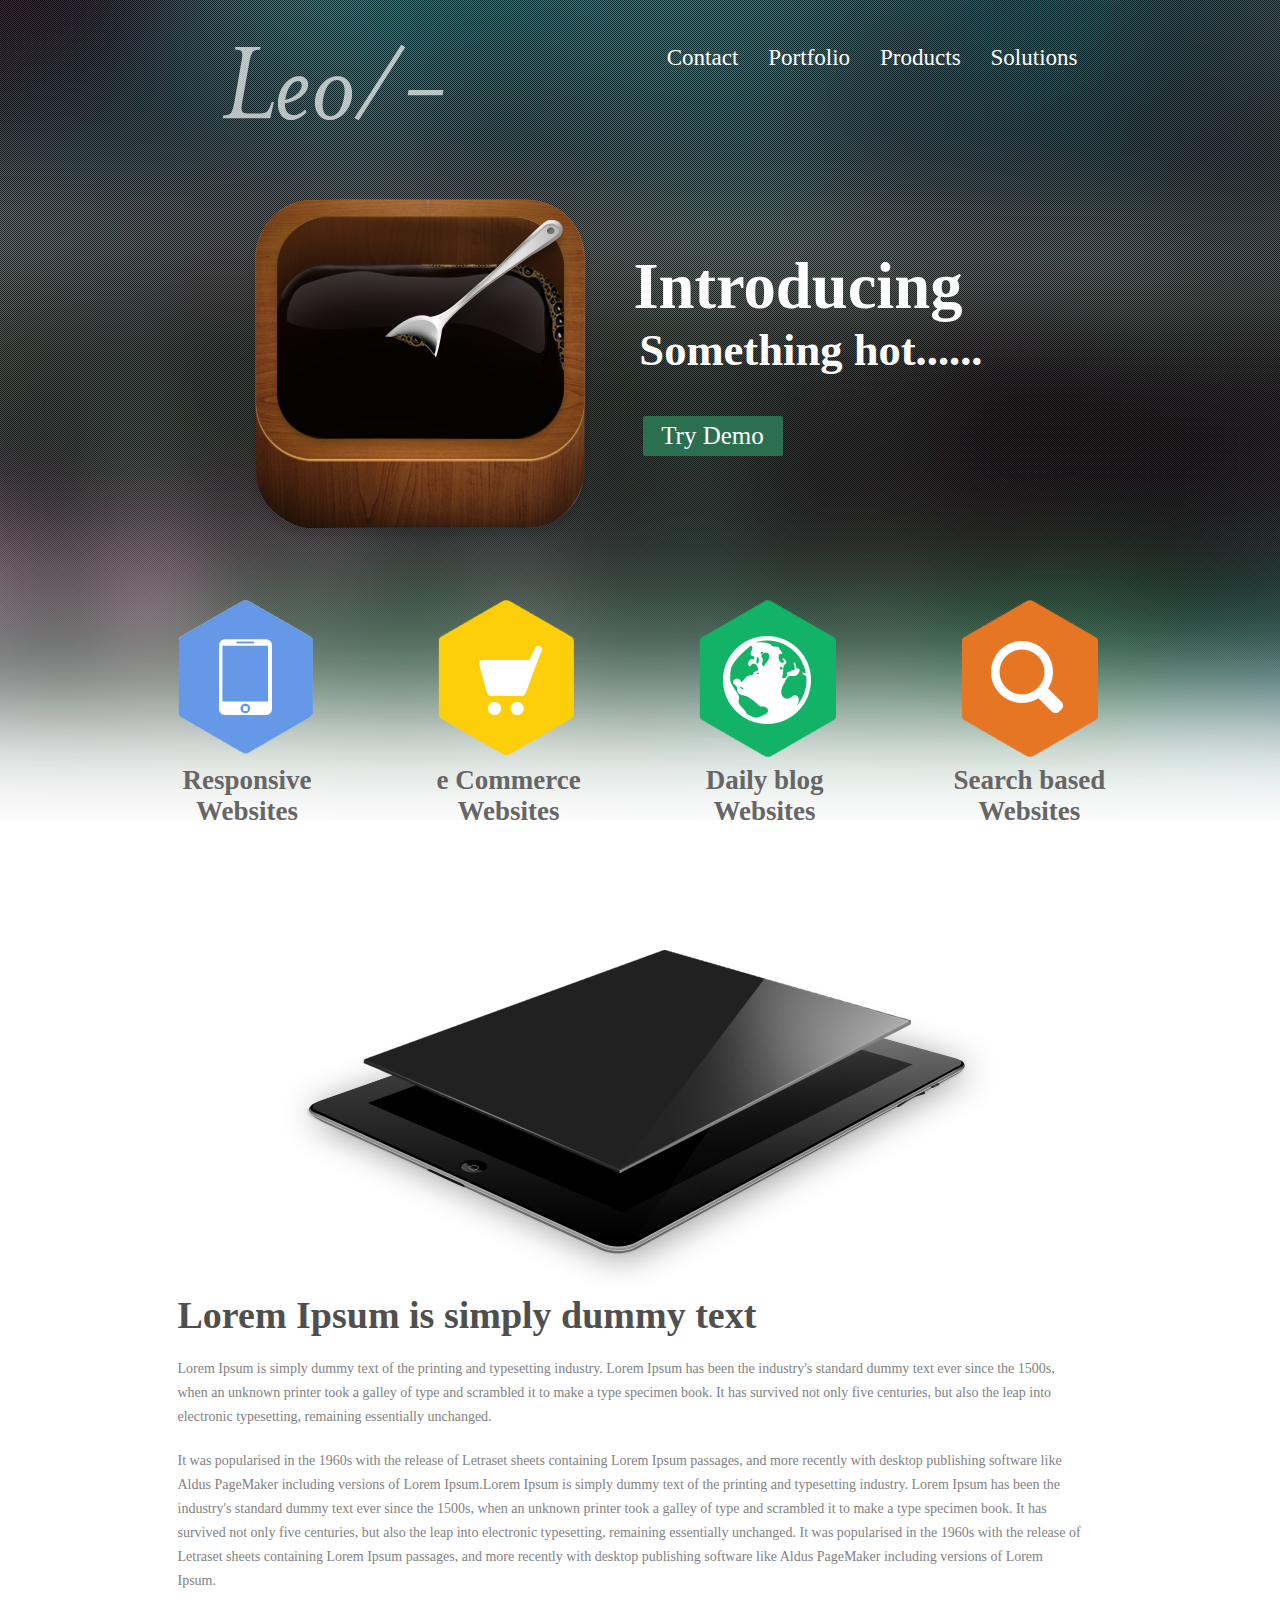
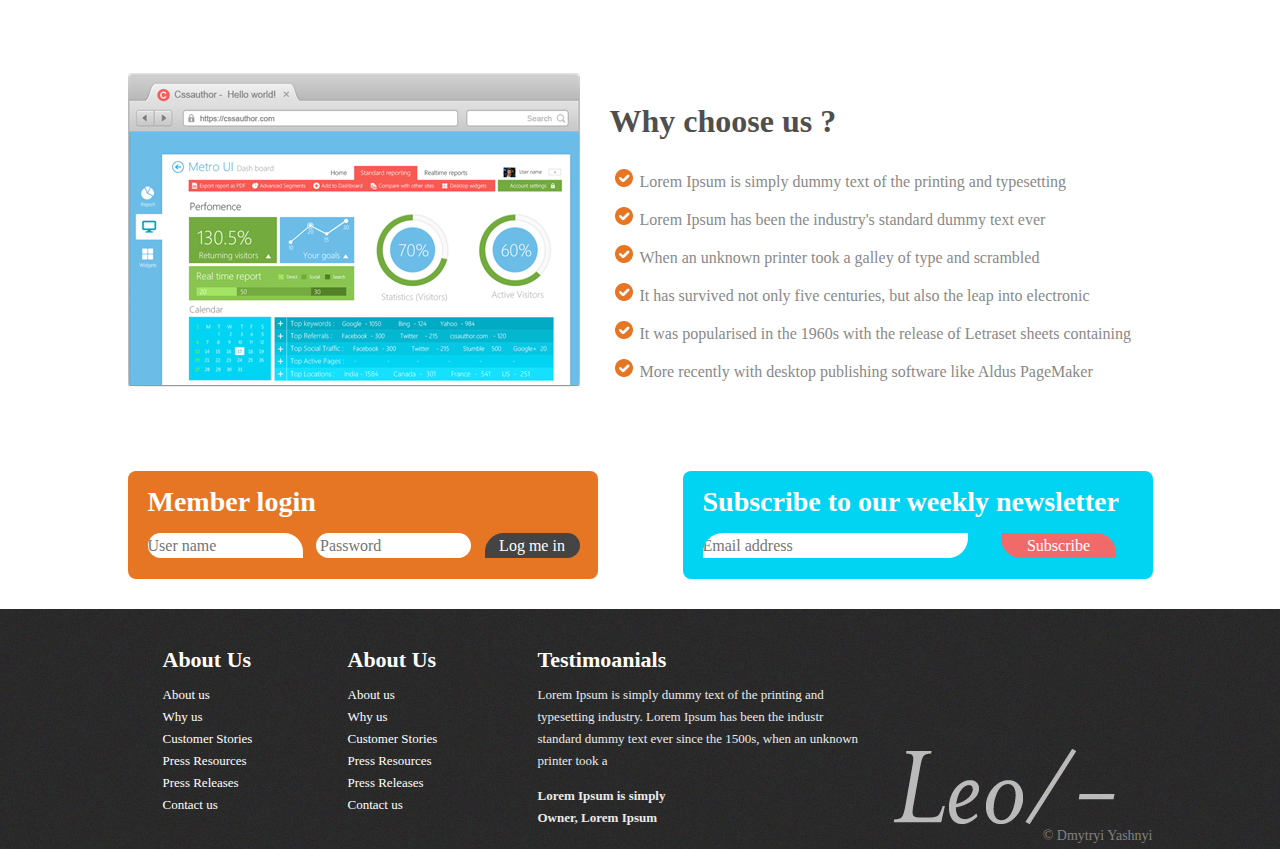
<file: leo/index.html>
<!DOCTYPE html>
<html lang="ru">
 <head>
   <title>Leo</title>
   <meta charset="utf-8">
   <link 
   			rel="stylesheet" 
   			type="text/css" 
   			href="css/style.css">
 </head>
 <body>
 <header>
 	<div class="container clearfix">
 		<div class="logo clearfix">
 			<a href="#"><img src="img/Logo.png"></a>
 		</div>
 		<nav>
 			<ul class="menu clearfix">
 				<li><a href="#">Solutions</a></li>
 				<li><a href="#">Products</a></li>
 				<li><a href="#">Portfolio</a></li>
 				<li><a href="#">Contact</a></li>
 			</ul>
 		</nav>
 		<div class="banner clearfix">
 			<img src="img/banner.png">
 		</div>
 		<div class="op1">
 			<h1>Introducing</h1>
 			<h2>Something hot......</h2> 
 			<a href="#">Try Demo</a>			
 		</div>
 	</div>
 </header>
 <section>
 	<div class="container clearfix">
 		<div class="icon">
 			<div>
 				<img id="i1" src="img/mob.png">
 			</div>
 			<div>
 				<img id="i1" src="img/tel.png">
 			</div>
 			<div>
 				<img id="i1" src="img/word.png">
 			</div>
 			<div>
 				<img id="i2" src="img/search.png">
 			</div>
 			<div>
 				<h3 id="h3">Responsive</br>Websites</h3>
 				<h3 id="h3">e Commerce</br>Websites</h3>
 				<h3 id="h3">Daily blog</br>Websites</h3>
 				<h3 id="h4">Search based</br>Websites</h3>
 			</div>
 		</div>
 	</div>
 </section> 
 <section>
 	<div class="container clearfix" id="ct1">
 		<div class="imag">
 			<img src="img/ipad.png">
 		</div>
 		<div class="txt">
 			<h1>Lorem Ipsum is simply dummy text </h1>
 			<p>Lorem Ipsum is simply dummy text of the printing and typesetting industry. Lorem Ipsum has been the industry's standard dummy text ever since the 1500s, when an unknown printer took a galley of type and scrambled it to make a type specimen book. It has survived not only five centuries, but also the leap into electronic typesetting, remaining essentially unchanged.</p>
			<p>It was popularised in the 1960s with the release of Letraset sheets containing Lorem Ipsum passages, and more recently with desktop publishing software like Aldus PageMaker including versions of Lorem Ipsum.Lorem Ipsum is simply dummy text of the printing and typesetting industry. Lorem Ipsum has been the industry's standard dummy text ever since the 1500s, when an unknown printer took a galley of type and scrambled it to make a type specimen book. It has survived not only five centuries, but also the leap into electronic typesetting, remaining essentially unchanged. It was popularised in the 1960s with the release of Letraset sheets containing Lorem Ipsum passages, and more recently with desktop publishing software like Aldus PageMaker including versions of Lorem Ipsum.</p>
 		</div>
 	</div>
 </section>

 <section>
 	<div class="container clearfix">
 		<div class="scr">
 			<img src="img/scr.png">
 		</div>
 		<div class="sps">
 			<h1>Why choose us ?</h1>
 			<ul>
 				<li>Lorem Ipsum is simply dummy text of the printing and typesetting</li>
 				<li>Lorem Ipsum has been the industry's standard dummy text ever</li>
 				<li>When an unknown printer took a galley of type and scrambled</li>
 				<li>It has survived not only five centuries, but also the leap into electronic </li>
 				<li>It was popularised in the 1960s with the release of Letraset sheets containing</li>
 				<li>More recently with desktop publishing software like Aldus PageMaker </li>
 			</ul>
 		</div>
 	</div>
 </section>

 <section>
 	<div class="container clearfix">
 		<div>
 			<form class="f1" action=“file.php“ method=“post” enctype =“multipart/form-data”>
 				<h1>Member login</h1>
 				<input id="name" type="text" name="name" placeholder="User name">
 				<input id="pass" type="password" name="pass" placeholder=" Password">
 				<input id="butt" type="submit" name="login" value="Log me in">
 			</form>
 		</div>
 		<div>
 			<form class="f2" action=“file.php“ method=“post” enctype =“multipart/form-data”>
 				<h1>Subscribe to our weekly newsletter</h1>
 				<input id="mail" type="email" name="email" placeholder="Email address">
 				<input id="butt2" type="submit" name="login" value="Subscribe">
 			</form>
 		</div>
 	</div>
 </section>
 <footer>
 	<div class="container clearfix">
 		<div class="list1">
 			<h1 id="zg1">About Us</h1>
 			<ul class="ul1">
 				<li><a href="#">About us</a></li>
 				<li><a href="#">Why us</a></li>
 				<li><a href="#">Customer Stories</a></li>
 				<li><a href="#">Press Resources</a></li>
 				<li><a href="#">Press Releases</a></li>
 				<li><a href="#">Contact us</a></li>
 			</ul>
 		</div>
 		<div class="list2">
 			<h1 id="zg1">About Us</h1>
 			<ul class="ul1">
 				<li><a href="#">About us</a></li>
 				<li><a href="#">Why us</a></li>
 				<li><a href="#">Customer Stories</a></li>
 				<li><a href="#">Press Resources</a></li>
 				<li><a href="#">Press Releases</a></li>
 				<li><a href="#">Contact us</a></li>
 			</ul>
 		</div>
 		<div class="list3 ">
 			<h1 id="zg1">Testimoanials</h1>
 			<p>Lorem Ipsum is simply dummy text of the printing and 
typesetting industry. Lorem Ipsum has been the industr
standard dummy text ever since the 1500s, 
when an unknown printer took a </p>
			<h3 id="zg2">Lorem Ipsum is simply</br> Owner, Lorem Ipsum</h3>
 		</div>
 		<div class="fotl">
 			<img src="img/Logo.png">
 			<p>&#169; Dmytryi Yashnyi</p>
 		</div>
 	</div>
 </footer>
 </body>
 </html>
</file>
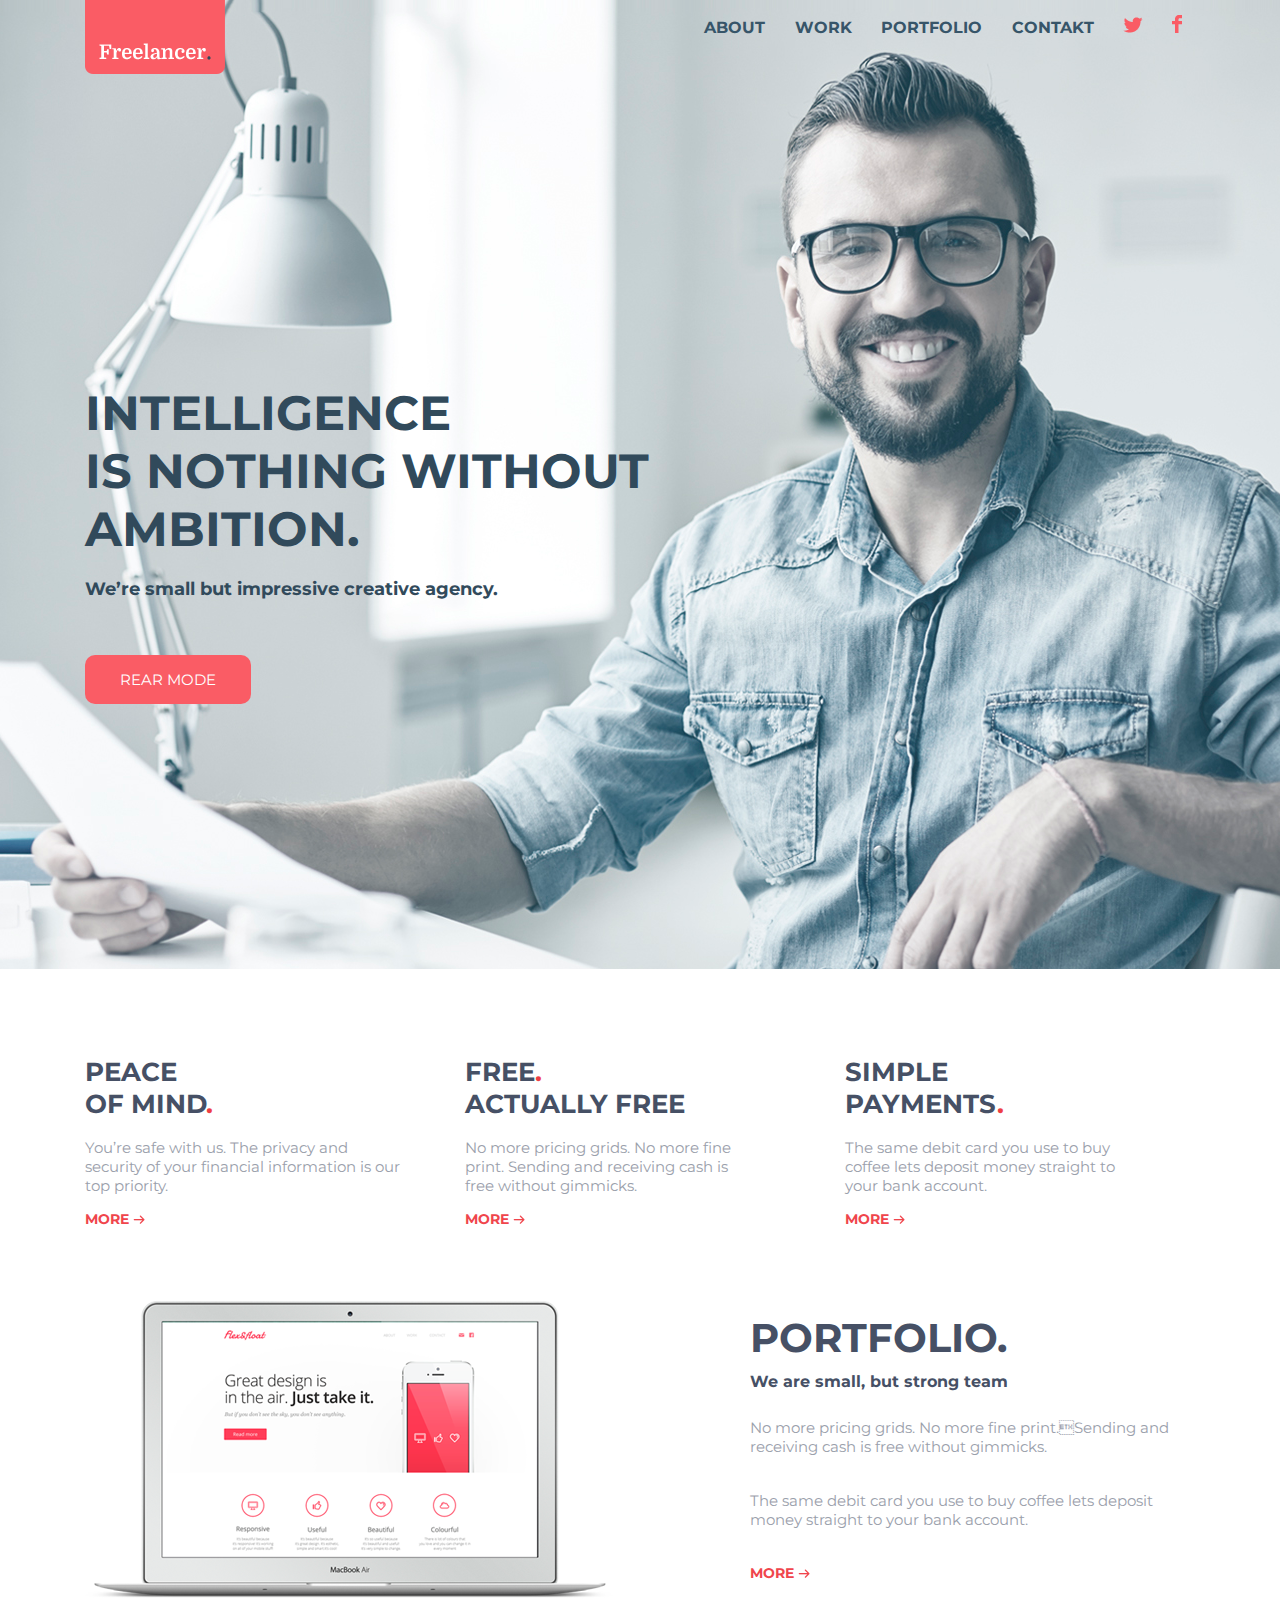
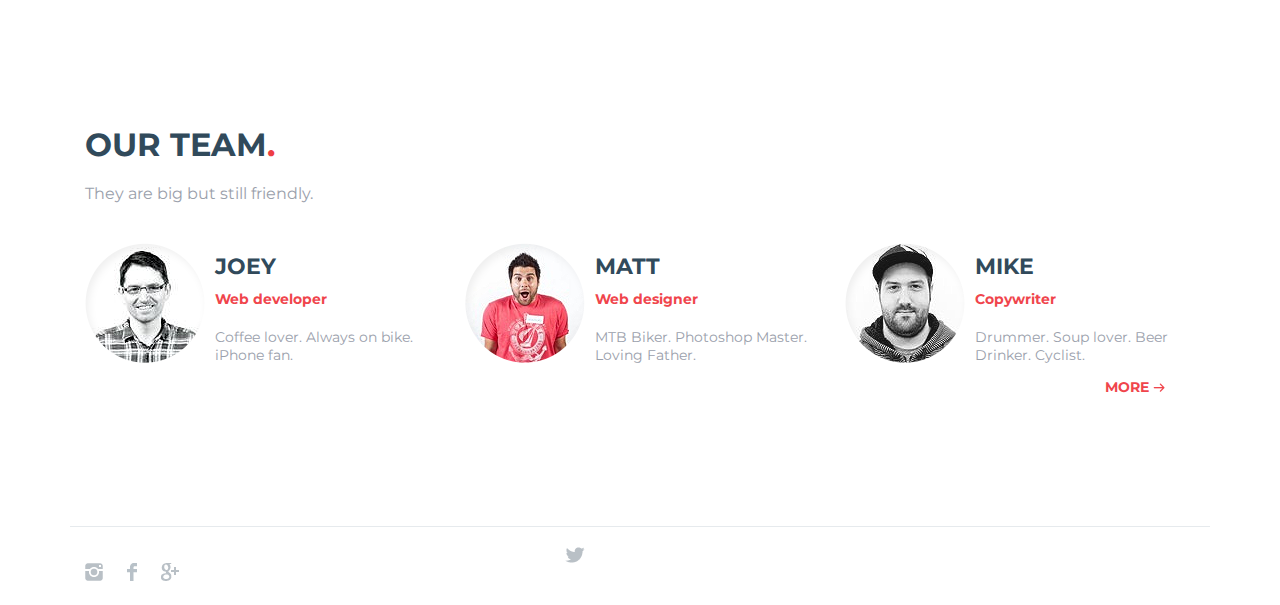
<file: portfolio/index.html>
<!DOCTYPE>
<html lang="ru">
<head>
	<meta charset="UTF-8">
	<title>Portfolio-Boostrap</title>
	<script src="https://ajax.googleapis.com/ajax/libs/jquery/3.3.1/jquery.min.js"></script>
	<script src="js/main.js"></script>
	<link rel="stylesheet" href="css/style.css">
	<link rel="stylesheet" href="css/bootstrap-grid.css">
	<meta name="viewport" content="width=device-width, initial-scale=1, shrink-to-fit=no">	
	<style>
	@import url('https://fonts.googleapis.com/css?family=Montserrat');
	</style>
</head>
<body>
	<main class="mainhead">
		<div class="container">
			 <div class="nav">
			 	<div class="row">
			 		<!--Логотип-->
			 	<div class="col-xl-2 col-lg-2 col-md-2 col-sm-4 col-4">
			 		<div class="logo">
			 			<img class="img-fluid" src="img/logo.png" alt="Portfolio">
			 		</div>
			 	</div>
			 	<!--Логотип конец-->
			 	<!--НАВИГАЦИЯ--> 
			 	<div class="col-xl-7 offset-xl-3 col-lg-7 offset-lg-3 col-md-8 offset-md-2 col-sm-3 offset-sm-5 col-3 offset-5">
			 		<div class="menu">
    					<div class="menu__icon">
					      <span></span>
					      <span></span>
					      <span></span>
					      <span></span>
    					</div>
					    <div class="menu__links">
					        <a class="menu__links-item" href="#">About</a>
					        <a class="menu__links-item" href="#">Work</a>
					        <a class="menu__links-item" href="#">Portfolio</a>
					        <a class="menu__links-item" href="#">Contakt</a>
					        <span class="splink"><a class="menu__links-item" href="#"><img src="img/twitter.png"/></a> <a class="menu__links-item" href="#"><img src="img/ifacebook2.png"/></a></span>
					        
					    </div>
					</div>
			 	</div>
			 	<!--НАВИГАЦИЯ КОНЕЦ-->
			 </div>
			 <!--контент хедер-->
			 <div class="main-content">
			 	<div class="row">
			 		<div class="col-xl-7 col-lg-7 col-md-7 col-sm-10 col-12">
			 			<div class="main-h1">
			 				<h1>intelligence</br> is nothing without ambition.</h1>
			 				<h3>We’re small but impressive creative agency.</h3>
			 			</div>
			 		</div>
			 	</div>
			 	<div class="row">
			 		<div class="col-xl-3 col-lg-3 col-md-5 col-sm-5 col-7">
			 			<div class="button">
			 				<a href="www.google.com">Rear mode</a>
			 			</div>
			 		</div>
			 	</div>
			 </div>
			  <!--контент хедер-->
		</div>
	</main>
	<section class="section1">
		<div class="container">
			<div class="row">
				<div class="col-xl-4 col-lg-4 col-md-4 col-sm-4 col-4 cont-main">
					<h1>Peace</br>of Mind<font color="#ee3e44">.</font></h1>
					<p>You’re safe with us. The privacy and</br>security of your financial information is our</br>top priority.</p>
					<a class="more" href="#">more <img src="img/strl.png"></a>
				</div>
				<div class="col-xl-4 col-lg-4 col-md-4 col-sm-4 col-4 cont-main">
					<h1>Free<font color="#ee3e44">.</font></br>Actually free</h1>
					<p>No more pricing grids. No more fine</br>print. Sending and receiving cash is</br>free without gimmicks.</p>
					<a class="more" href="#">more <img src="img/strl.png"></a>
				</div>
				<div class="col-xl-4 col-lg-4 col-md-4 col-sm-4 col-4 cont-main">
					<h1>Simple</br>payments<font color="#ee3e44">.</font></h1>
					<p>The same debit card you use to buy</br>coffee lets deposit money straight to</br>your bank account.</p>
					<a class="more" href="#">more <img src="img/strl.png"></a>
				</div>
			</div>
		</div>
	</section>
	<section class="section2">
		<div class="container">
			<div class="row">
				<div class="col-xl-6 col-lg-6 col-md-6 col-sm-5 col-5">
					<div class="imgmac">
						<img src="img/Mac.png">
					</div>
				</div>
				<div class="col-xl-5 offset-xl-1 col-lg-5 offset-lg-1 col-md-5 offset-md-1 col-sm-7 col-7">
					<div class="opismac">
						<h1>PORTFOLIO.</h1>
						<h5>We are small, but strong team</h5>
						<p>No more pricing grids. No more fine print.Sending and receiving cash is free without gimmicks.</p>
						<p>The same debit card you use to buy coffee lets deposit money straight to your bank account.</p>
						<a class="more" href="#">more <img src="img/strl.png"></a>
					</div>
				</div>
			</div>
		</div>
	</section>
	<section class="section3">
		<div class="container">
		<div class="row">
			<div class="col-xl-12 col-lg-12 col-md-12 col-sm-12 col-12 teamh">
				<h1>our team<font color="#ee3e44">.</font></h1>
				<p>They are big but still friendly.</p>
			</div>
			<div class="col-xl-4 col-lg-4 col-md-4 col-sm-12 col-12 team">
				<img src="img/joey.png">
				<h1>Joey</h1>
				<h6>Web developer</h6>
				<p>Coffee lover.  Always on bike. iPhone fan.</p>
			</div>
			<div class="col-xl-4 col-lg-4 col-md-4 col-sm-12 col-12 team">
				<img src="img/matt.png">
				<h1>Matt</h1>
				<h6>Web designer</h6>
				<p>MTB Biker. Photoshop Master. Loving Father.</p>
			</div>
			<div class="col-xl-4 col-lg-4 col-md-4 col-sm-12 col-12 team">
				<img src="img/mike.png">
				<h1>Mike</h1>
				<h6>Copywriter</h6>
				<p>Drummer. Soup lover. Beer Drinker. Cyclist.</p>
				<span><a class="more" href="#">more <img src="img/strl.png"></a></span>
			</div>
		</div>
		</div>
	</section>
	<footer class="section4">
		<div class="container">
			<div class="row  footer4">
				<div class="col-xl-2 col-lg-2 col-md-2 col-sm-12 col-12">
					<span class="iconsoc">
						<a href="#"><img src="img/itwitter.png"></a>
						<a href="#"><img src="img/iinstagram.png"></a>
						<a href="#"><img src="img/ifacebook.png"></a>
						<a href="#"><img src="img/igoogle.png"></a>
					</span>
				</div>
			</div>
		</div>
	</footer>
</body>
</html>
</file>
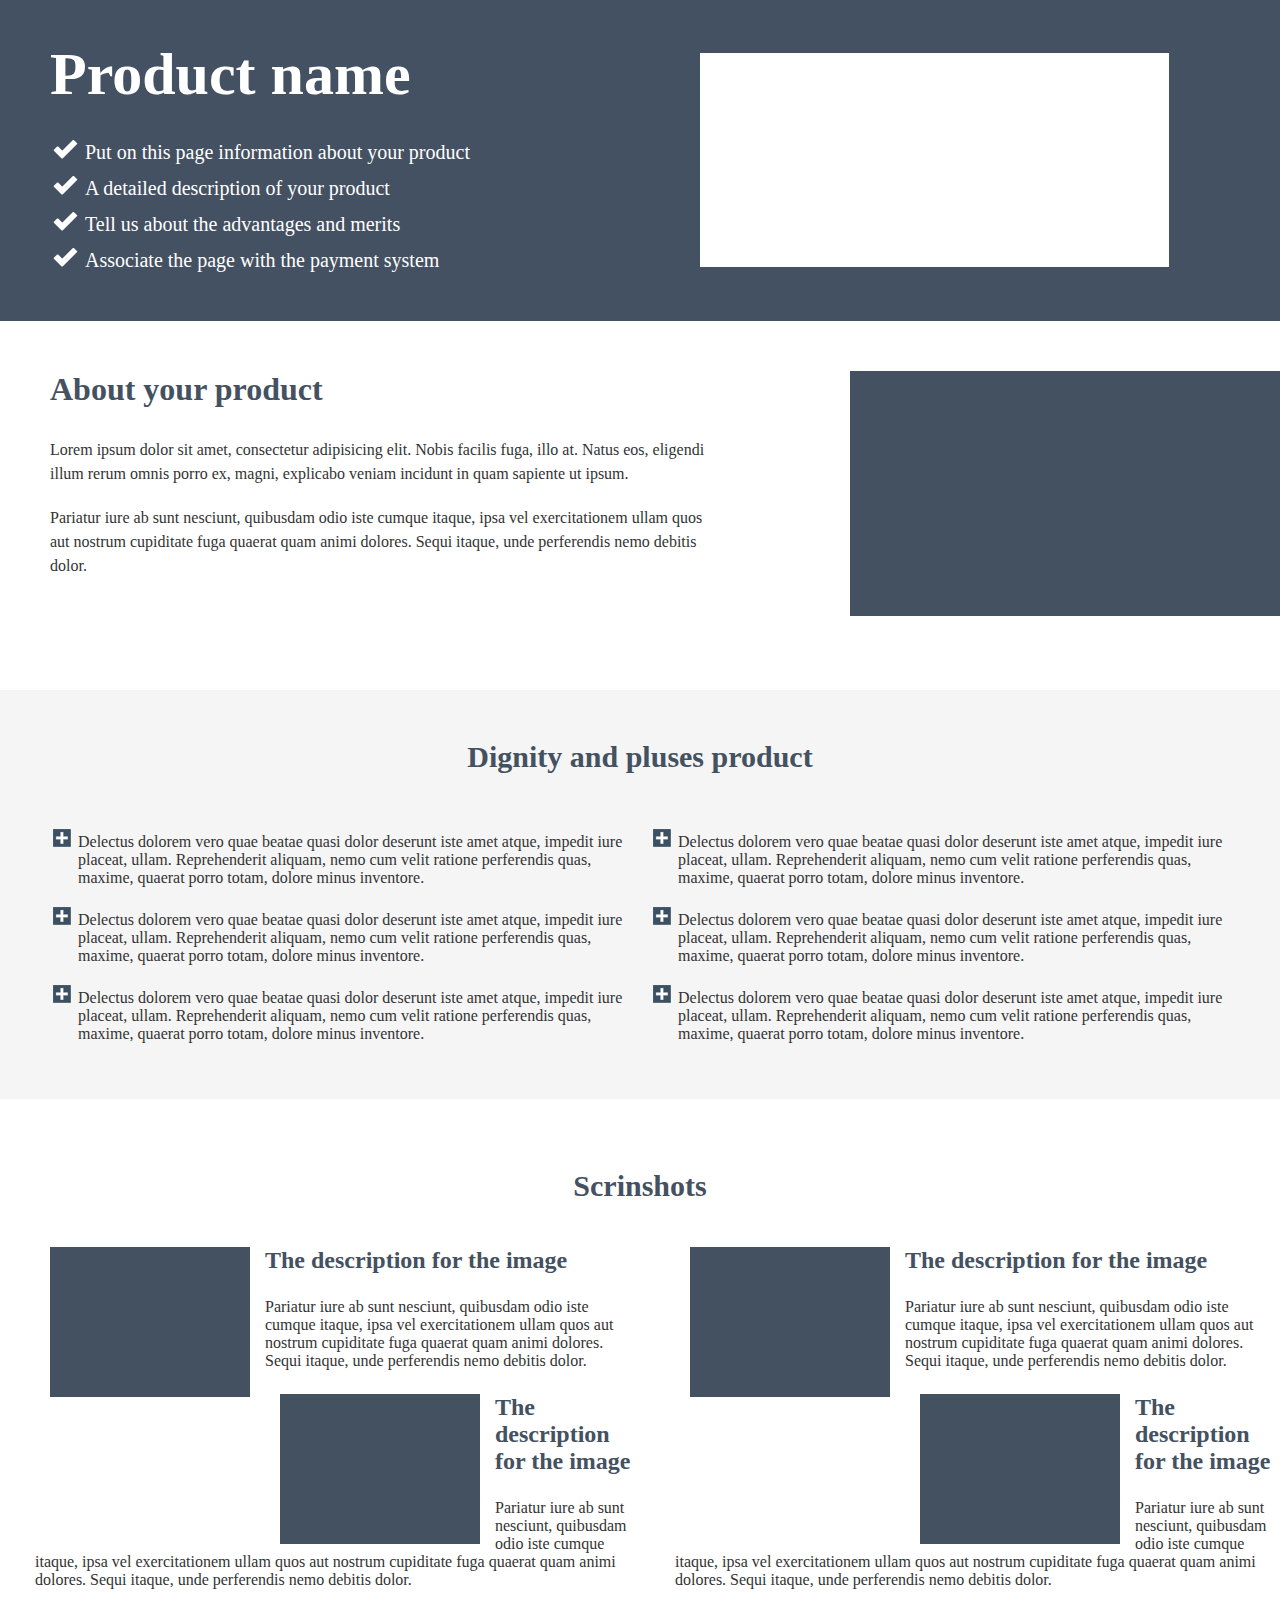
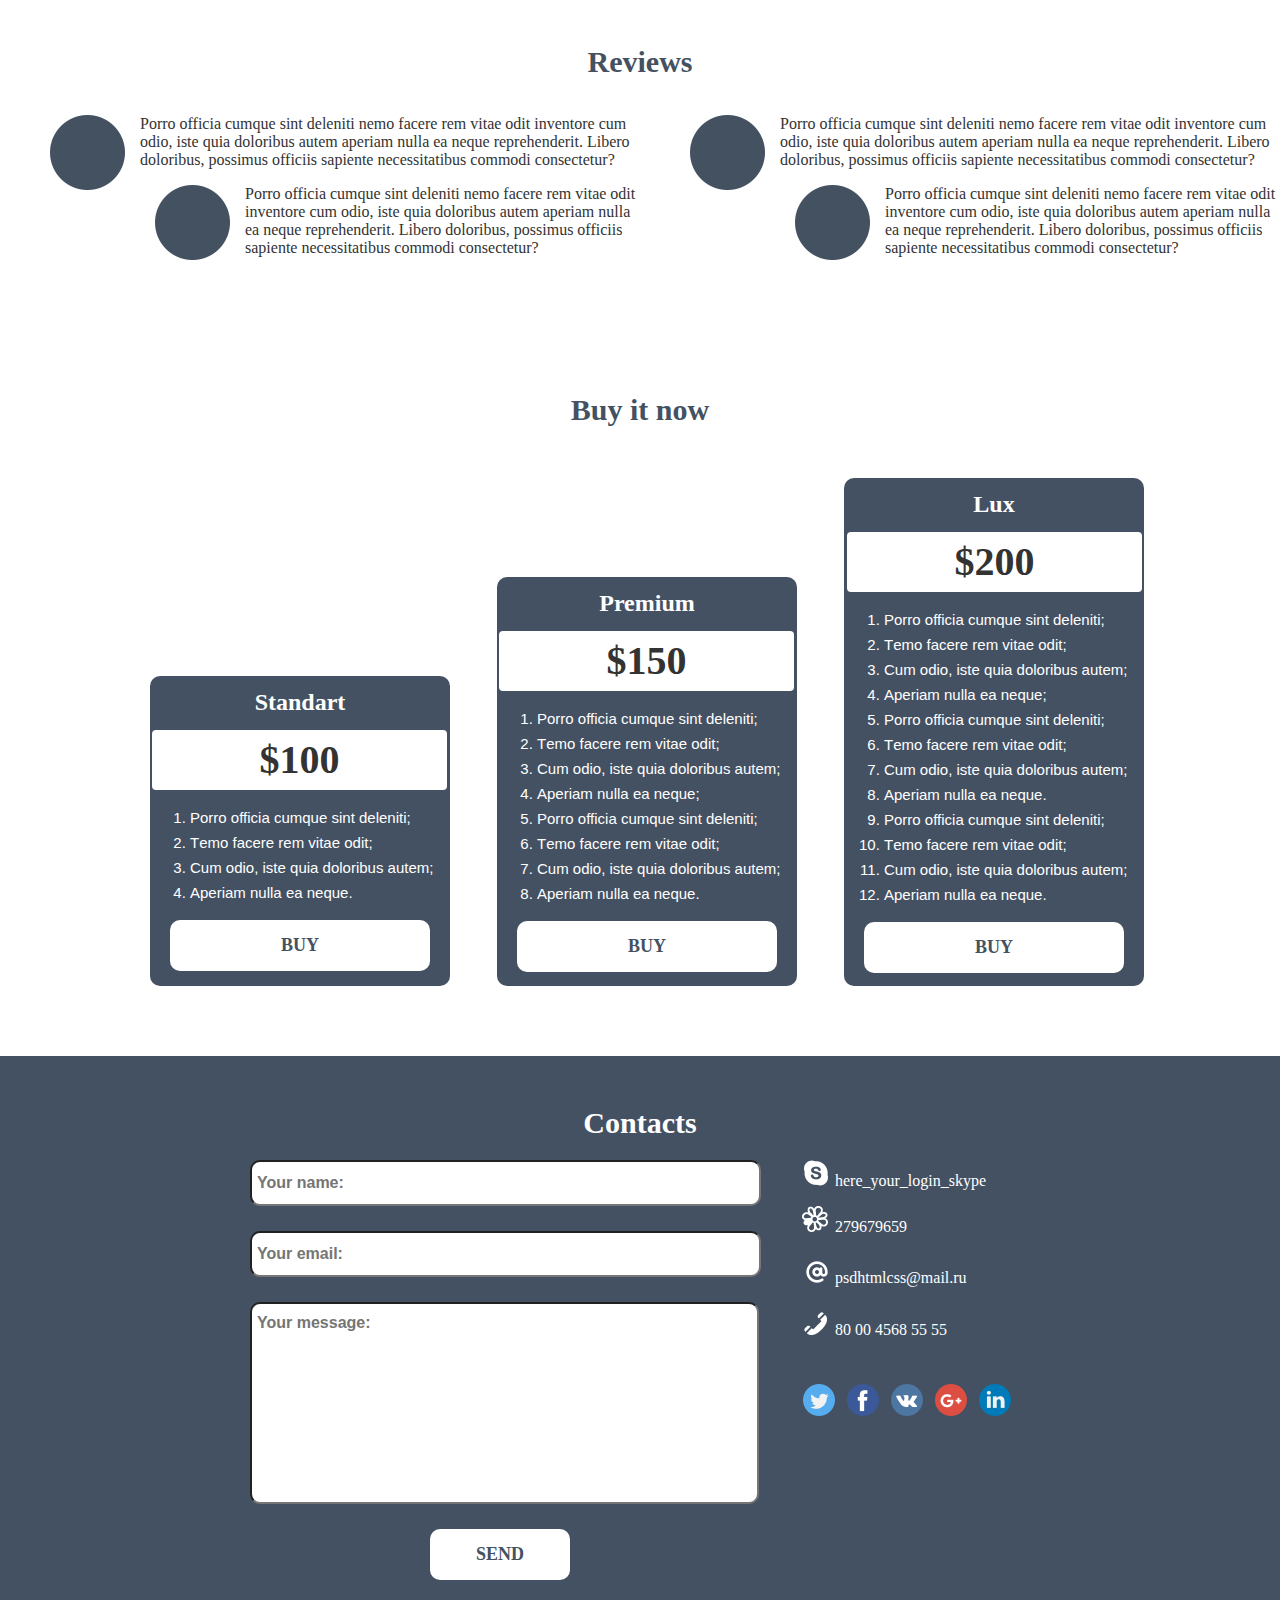
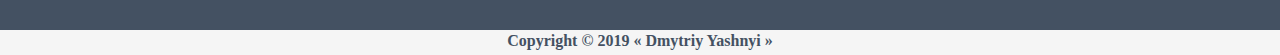
<file: product-name/index.html>
<!DOCTYPE html>
<html lang="en">
<head>
	<meta charset="UTF-8">
	<title>Product Name</title>
	<link
		rel="stylesheet"
		href="css/style.css">	
</head>
<html>
<body>
	<header>
		<div class="container">
			<div class="name">
				<h1>Product name</h1>
				<ul>
					<li>Put on this page information about your product</li>
					<li>A detailed description of your product</li>
					<li>Tell us about the advantages and merits</li>
					<li>Associate the page with the payment system</li>
				</ul>
			</div>
				<div class="foto">
					<img src="img/foto.jpg" align="rigth">
				</div>
		</div>
	</header>
	<section>
		<div class="container clearfix">
			<div class="about">
				<h2>About your product</h2>
					<p>
						Lorem ipsum dolor sit amet, consectetur adipisicing elit. Nobis facilis fuga, illo at. Natus eos, eligendi illum rerum omnis porro ex, magni, explicabo veniam incidunt in quam sapiente ut ipsum.
					</p>
					<p>
						Pariatur iure ab sunt nesciunt, quibusdam odio iste cumque itaque, ipsa vel exercitationem ullam quos aut nostrum cupiditate fuga quaerat quam animi dolores. Sequi itaque, unde perferendis nemo debitis dolor.
					</p>
			</div>
			<div class="vid">
				<img src="img/video.jpg" class="img1">
			</div>
		</div>
	</section>

	<section>
		<div class="container dignity clearfix">
			<div class="dig clearfix">
				<h1>Dignity and pluses product</h1>
			</div>
			<div class="ops1">
				<ul>
					<li>
						Delectus dolorem vero quae beatae quasi dolor deserunt iste amet atque, impedit iure placeat, ullam. Reprehenderit aliquam, nemo cum velit ratione perferendis quas, maxime, quaerat porro totam, dolore minus inventore.
					</li>
					<li>
						Delectus dolorem vero quae beatae quasi dolor deserunt iste amet atque, impedit iure placeat, ullam. Reprehenderit aliquam, nemo cum velit ratione perferendis quas, maxime, quaerat porro totam, dolore minus inventore.
					</li>
					<li>
						Delectus dolorem vero quae beatae quasi dolor deserunt iste amet atque, impedit iure placeat, ullam. Reprehenderit aliquam, nemo cum velit ratione perferendis quas, maxime, quaerat porro totam, dolore minus inventore.
					</li>
				</ul>
			</div>
			<div class="ops2">
				<ul>
					<li>Delectus dolorem vero quae beatae quasi dolor deserunt iste amet atque, impedit iure placeat, ullam. Reprehenderit aliquam, nemo cum velit ratione perferendis quas, maxime, quaerat porro totam, dolore minus inventore.</li>
					<li>Delectus dolorem vero quae beatae quasi dolor deserunt iste amet atque, impedit iure placeat, ullam. Reprehenderit aliquam, nemo cum velit ratione perferendis quas, maxime, quaerat porro totam, dolore minus inventore.</li>
					<li>Delectus dolorem vero quae beatae quasi dolor deserunt iste amet atque, impedit iure placeat, ullam. Reprehenderit aliquam, nemo cum velit ratione perferendis quas, maxime, quaerat porro totam, dolore minus inventore.</li>
				</ul>
			</div>
		</div>
	</section>
	<section>
		<div class="container">
			<div class="scr clearfix">
				<h1>Scrinshots</h1>
			</div>
			<div class="sta1">
				<h3><img src="img/scr.jpg" align="left" hspace="15">The description for the image</font></h3>
				<p>Pariatur iure ab sunt nesciunt, quibusdam odio iste cumque itaque, ipsa vel exercitationem ullam quos aut nostrum cupiditate fuga quaerat quam animi dolores. Sequi itaque, unde perferendis nemo debitis dolor. </p>	

				<h3><img src="img/scr.jpg" align="left" hspace="15">The description for the image</font></h3>
				<p>Pariatur iure ab sunt nesciunt, quibusdam odio iste cumque itaque, ipsa vel exercitationem ullam quos aut nostrum cupiditate fuga quaerat quam animi dolores. Sequi itaque, unde perferendis nemo debitis dolor. </p>
			</div>
			<div class="sta2">
				<h3><img src="img/scr.jpg" align="left" hspace="15">The description for the image</font></h3>
				<p>Pariatur iure ab sunt nesciunt, quibusdam odio iste cumque itaque, ipsa vel exercitationem ullam quos aut nostrum cupiditate fuga quaerat quam animi dolores. Sequi itaque, unde perferendis nemo debitis dolor. </p>	
				
				<h3><img src="img/scr.jpg" align="left" hspace="15">The description for the image</font></h3>
				<p>Pariatur iure ab sunt nesciunt, quibusdam odio iste cumque itaque, ipsa vel exercitationem ullam quos aut nostrum cupiditate fuga quaerat quam animi dolores. Sequi itaque, unde perferendis nemo debitis dolor. </p>
			</div>
		</div>
	</section>
	<section>
		<div class="container clearfix">
			<div class="scr">
					<h1>Reviews</h1>
			</div>
			<div class="st1">
				<p><img src="img/o.jpg" align="left" hspace="15">Porro officia cumque sint deleniti nemo facere rem vitae odit inventore cum odio, iste quia doloribus autem aperiam nulla ea neque reprehenderit. Libero doloribus, possimus officiis sapiente necessitatibus commodi consectetur?</p>
				<p><img src="img/o.jpg" align="left" hspace="15">Porro officia cumque sint deleniti nemo facere rem vitae odit inventore cum odio, iste quia doloribus autem aperiam nulla ea neque reprehenderit. Libero doloribus, possimus officiis sapiente necessitatibus commodi consectetur?</p>
			</div>
			<div class="st2">
				<p><img src="img/o.jpg" align="left" hspace="15">Porro officia cumque sint deleniti nemo facere rem vitae odit inventore cum odio, iste quia doloribus autem aperiam nulla ea neque reprehenderit. Libero doloribus, possimus officiis sapiente necessitatibus commodi consectetur?</p>
				<p><img src="img/o.jpg" align="left" hspace="15">Porro officia cumque sint deleniti nemo facere rem vitae odit inventore cum odio, iste quia doloribus autem aperiam nulla ea neque reprehenderit. Libero doloribus, possimus officiis sapiente necessitatibus commodi consectetur?</p>
			</div>
		</div>
	</section>
	<section>
		<div class="container clearfix">
			<div class="scr">
				<h1>Buy it now</h1>
			</div>
			<div class="st">
				<h2 class="sth2">Standart</h2>
					<h1 class="sth1">$100</h1>
					<ol class="olli">
						<li>Porro officia cumque sint deleniti;</li>
						<li>Тemo facere rem vitae odit;</li>
						<li>Cum odio, iste quia doloribus autem;</li>
						<li>Aperiam nulla ea neque.</li>
					</ol>
					<a class="but" href="#" target="blank">Buy</a>
			</div>
			<div class="pr">
				<h2 class="sth2">Premium</h2>
					<h1 class="sth1">$150</h1>
					<ol class="olli">
						<li>Porro officia cumque sint deleniti; </li>
						<li>Тemo facere rem vitae odit;</li>
						<li>Cum odio, iste quia doloribus autem;</li>
						<li>Aperiam nulla ea neque;</li>
						<li>Porro officia cumque sint deleniti; </li>
						<li>Тemo facere rem vitae odit;</li>
						<li>Cum odio, iste quia doloribus autem; </li>
						<li>Aperiam nulla ea neque.</li>
					</ol>
					<a class="but" href="#" target="blank">Buy</a>
			</div>
			<div class="lx">
				<h2 class="sth2">Lux</h2>
					<h1 class="sthlux">$200</h1>
					<ol class="olli">
						<li>Porro officia cumque sint deleniti; </li>
						<li>Тemo facere rem vitae odit;</li>
						<li>Cum odio, iste quia doloribus autem;</li>
						<li>Aperiam nulla ea neque;</li>
						<li>Porro officia cumque sint deleniti; </li>
						<li>Тemo facere rem vitae odit;</li>
						<li>Cum odio, iste quia doloribus autem; </li>
						<li>Aperiam nulla ea neque.</li>
						<li>Porro officia cumque sint deleniti; </li>
						<li>Тemo facere rem vitae odit;</li>
						<li>Cum odio, iste quia doloribus autem;</li>
						<li>Aperiam nulla ea neque.</li>
					</ol>
					<a class="but" href="#" target="blank">Buy</a>
			</div>
		
		</div>
	</section>
	<section>
		<div class="container clearfix contakt">
		<div >
			<h1>Contacts</h1>
		</div>
		<div class="forma">
			<form>
				<input id="i1" type="text" required name="Name" placeholder="Your name:">
				<input id="i2" type="email" required name="mail" placeholder="Your email:">
				<input type="text" required name="message" id="i3" placeholder="Your message:"></textarea>
				<a class="bsen" href="#">Send</a>
			</form>
		</div>
		<div class="kontakti">
			<ul id="list1"><li>here_your_login_skype</li></ul>
			<ul id="list2"><li>279679659</li></ul>
			<ul id="list3"><li>psdhtmlcss@mail.ru</li></ul>
			<ul id="list4"><li>80 00 4568 55 55</li></ul>
			<p> <a href="#" target="blabk"><img src="img/twt.png"></a>
				<a href="#" target="blabk"><img src="img/fcb.png"></a>
				<a href="#" target="blabk"><img src="img/vk.png"></a>
				<a href="#" target="blabk"><img src="img/gog.png"></a>
				<a href="#" target="blabk"><img src="img/in.png"></a>
			</p>
		</div>	
	</section>
	<footer>
		<div class="container clearfix">
		 <h1 id="cop">Copyright 	&#169; 2019	&#171; Dmytriy Yashnyi	&#187;</h1>
		</div>	
	</footer>
</body>
</html>
</file>
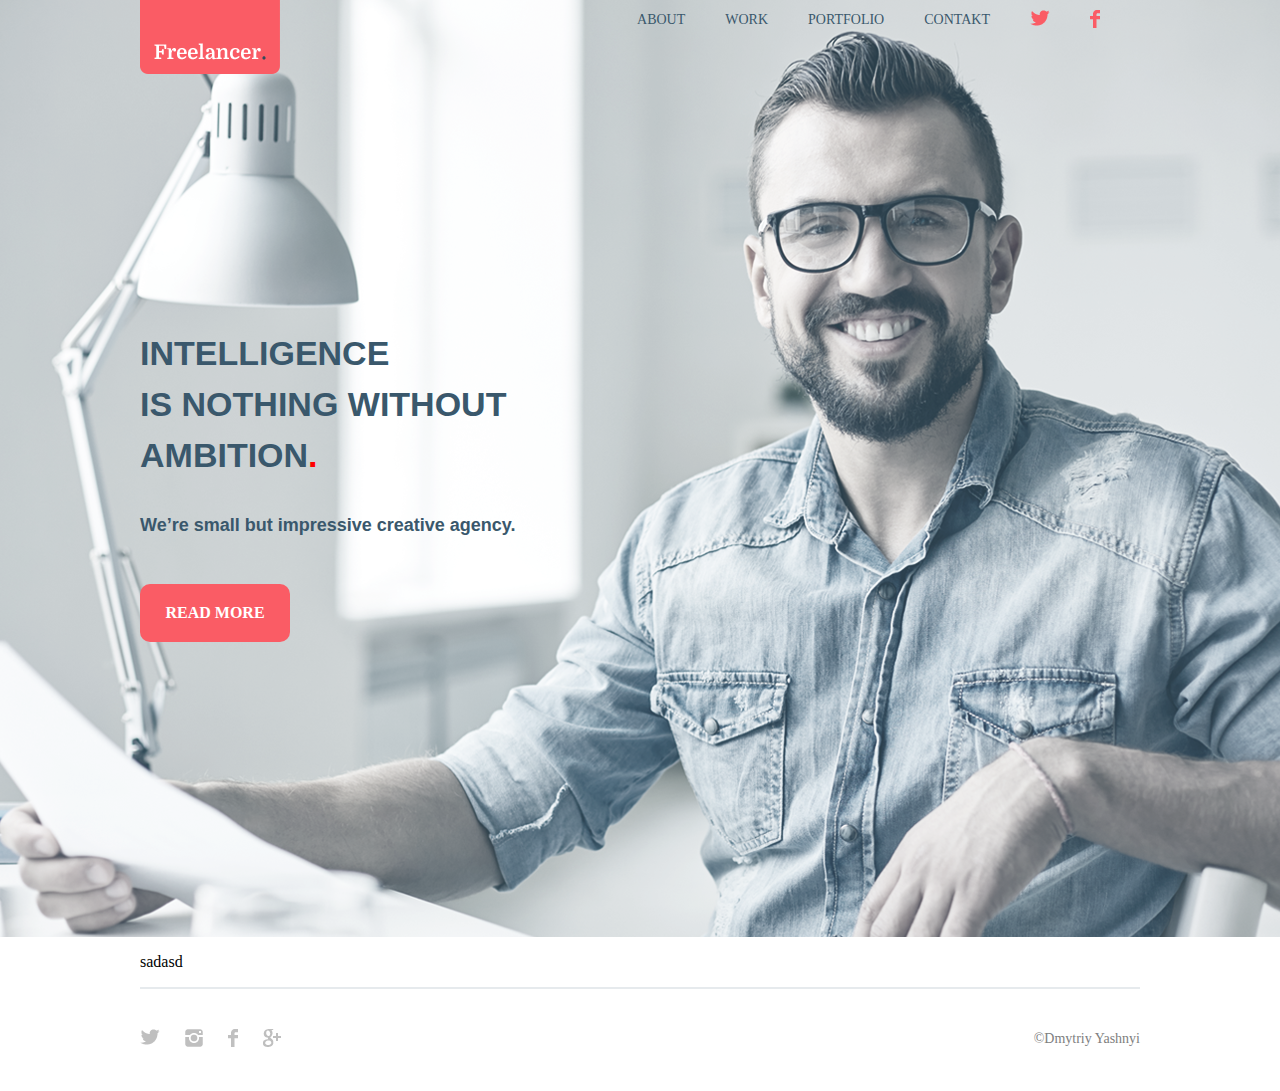
<file: portfoliost/about.html>
<!DOCTYPE html>
<html lang="ru">
<head>
	<meta charset="UTF-8">
	<title>About</title>
	<link
		rel="stylesheet"
		href="css/style.css">	
</head>
<body>
<header>
	<div class="container">
		<div class="heading clearfix">
			<a href="index.html">
			<img src="img/logo.png"alt="Portfolio" class="logo"/>
			</a>
			<nav>
				<ul class="menu">
					<li>
						<a href="about.html">About</a>
					</li>
					<li>
						<a href="work.html">Work</a>
					</li>
					<li>
						<a href="portfolio.html">Portfolio</a>
					</li>
					<li>
						<a href="contakt.html">Contakt</a>
					</li>
					<li>
						<a href="#" target="blank">
							<img src="img/Twitter.png"/>
						</a>
					</li>
					<li>
						<a href="#" target="blank">
							<img src="img/ifacebook2.png"/>
						</a>
					</li>
				</ul>
			</nav>
		</div>
			<div class="titles_first">
	 			<p class="h1">intelligence</br> is nothing without</br> ambition<font color="red">.</font></p>
				<p class="h2">We’re small but impressive creative agency.</p>
			</div>
			<a class="button" href="#">READ MORE</a>
	</div>
</header>

<section>
	<div class="container">
	</div>
</section>

<section>
	<div class="container">
		<p>sadasd</p>
	</div>
</section>

<footer>
	<div class="container">
		<div class="ico clearfix">
				<div class="foot"> <a href="https://twitter.com/?lang=ru" target="blank"> <img src="img/itwitter.png" title="Twitter"></a></div>
				<div class="foot"> <a href="https://www.instagram.com/imnofear555/?hl=ru" target="blank"> <img src="img/iinstagram.png" title="Instagram"></a></div>
				<div class="foot"> <a href="https://ru-ru.facebook.com/login/" target="blank"> <img src="img/ifacebook.png" title="Facebook"></a></div>
				<div class="foot"> <a href="https://plus.google.com/u/0/104574743310763497735" target="blank"> <img src="img/igoogle.png" title="Google+"></a></div>
				<div class="foot1"><p><a href="https://www.instagram.com/imnofear555/?hl=ru" target="blank">&#169;Dmytriy Yashnyi</a></p></div>
		</div>
	</div>
</footer>
</body>
</html>
</file>
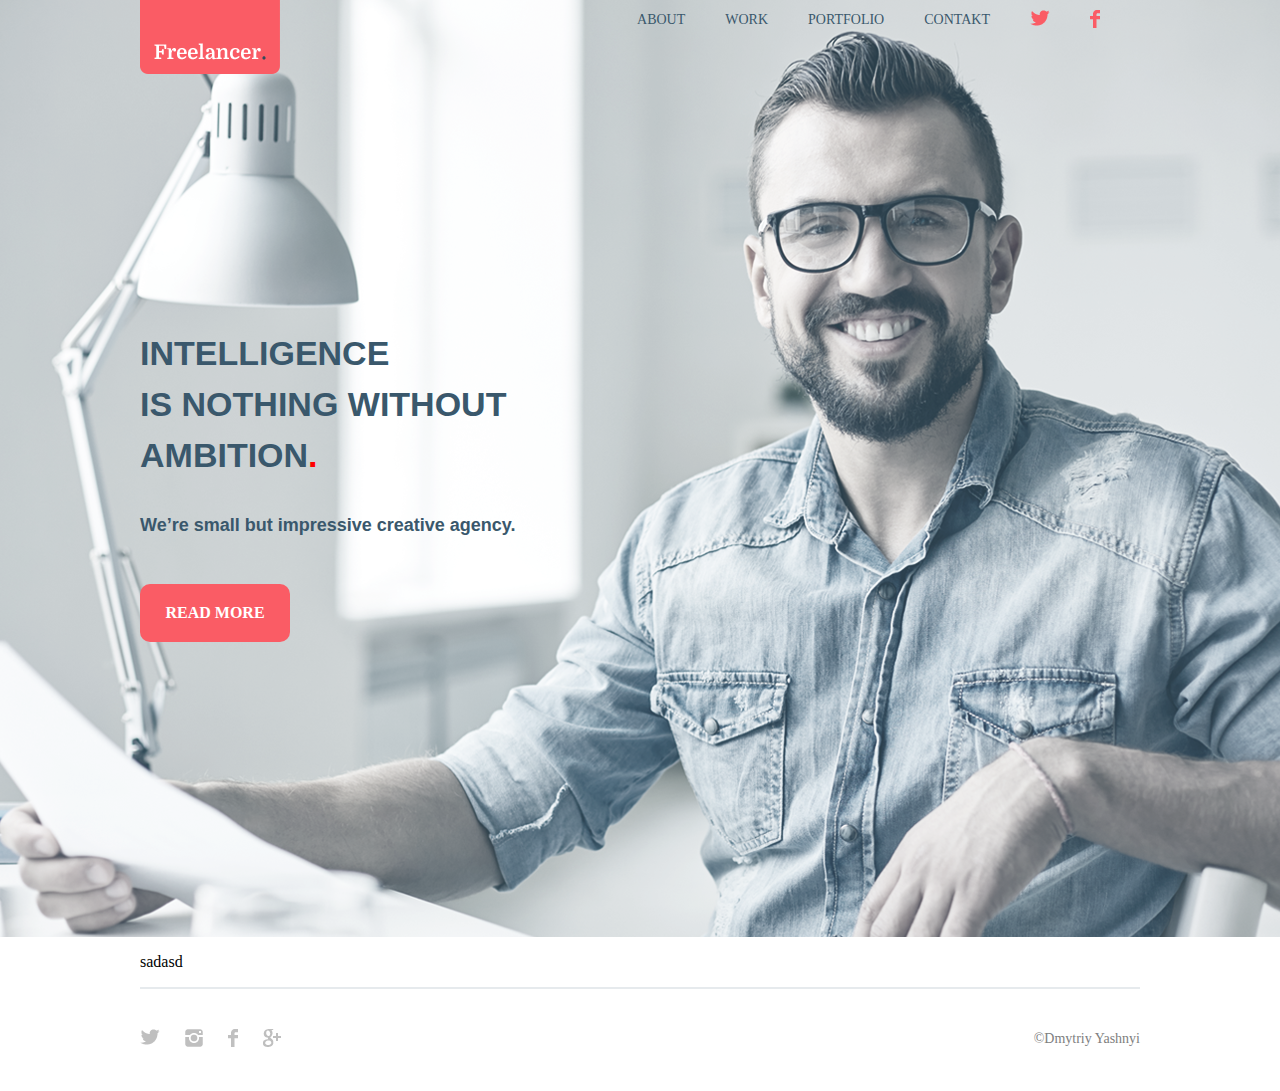
<file: portfoliost/contakt.html>
<!DOCTYPE html>
<html lang="ru">
<head>
	<meta charset="UTF-8">
	<title>Contakt</title>
	<link
		rel="stylesheet"
		href="css/style.css">	
</head>
<body>
<header>
	<div class="container">
		<div class="heading clearfix">
			<a href="index.html">
			<img src="img/logo.png"alt="Portfolio" class="logo"/>
			</a>
			<nav>
				<ul class="menu">
					<li>
						<a href="about.html">About</a>
					</li>
					<li>
						<a href="work.html">Work</a>
					</li>
					<li>
						<a href="portfolio.html">Portfolio</a>
					</li>
					<li>
						<a href="contakt.html">Contakt</a>
					</li>
					<li>
						<a href="#" target="blank">
							<img src="img/Twitter.png"/>
						</a>
					</li>
					<li>
						<a href="#" target="blank">
							<img src="img/ifacebook2.png"/>
						</a>
					</li>
				</ul>
			</nav>
		</div>
			<div class="titles_first">
	 			<p class="h1">intelligence</br> is nothing without</br> ambition<font color="red">.</font></p>
				<p class="h2">We’re small but impressive creative agency.</p>
			</div>
			<a class="button" href="#">READ MORE</a>
	</div>
</header>

<section>
	<div class="container">
	</div>
</section>

<section>
	<div class="container">
		<p>sadasd</p>
	</div>
</section>

<footer>
	<div class="container">
		<div class="ico clearfix">
				<div class="foot"> <a href="https://twitter.com/?lang=ru" target="blank"> <img src="img/itwitter.png" title="Twitter"></a></div>
				<div class="foot"> <a href="https://www.instagram.com/imnofear555/?hl=ru" target="blank"> <img src="img/iinstagram.png" title="Instagram"></a></div>
				<div class="foot"> <a href="https://ru-ru.facebook.com/login/" target="blank"> <img src="img/ifacebook.png" title="Facebook"></a></div>
				<div class="foot"> <a href="https://plus.google.com/u/0/104574743310763497735" target="blank"> <img src="img/igoogle.png" title="Google+"></a></div>
				<div class="foot1"><p><a href="https://www.instagram.com/imnofear555/?hl=ru" target="blank">&#169;Dmytriy Yashnyi</a></p></div>
		</div>
	</div>
</footer>
</body>
</html>
</file>
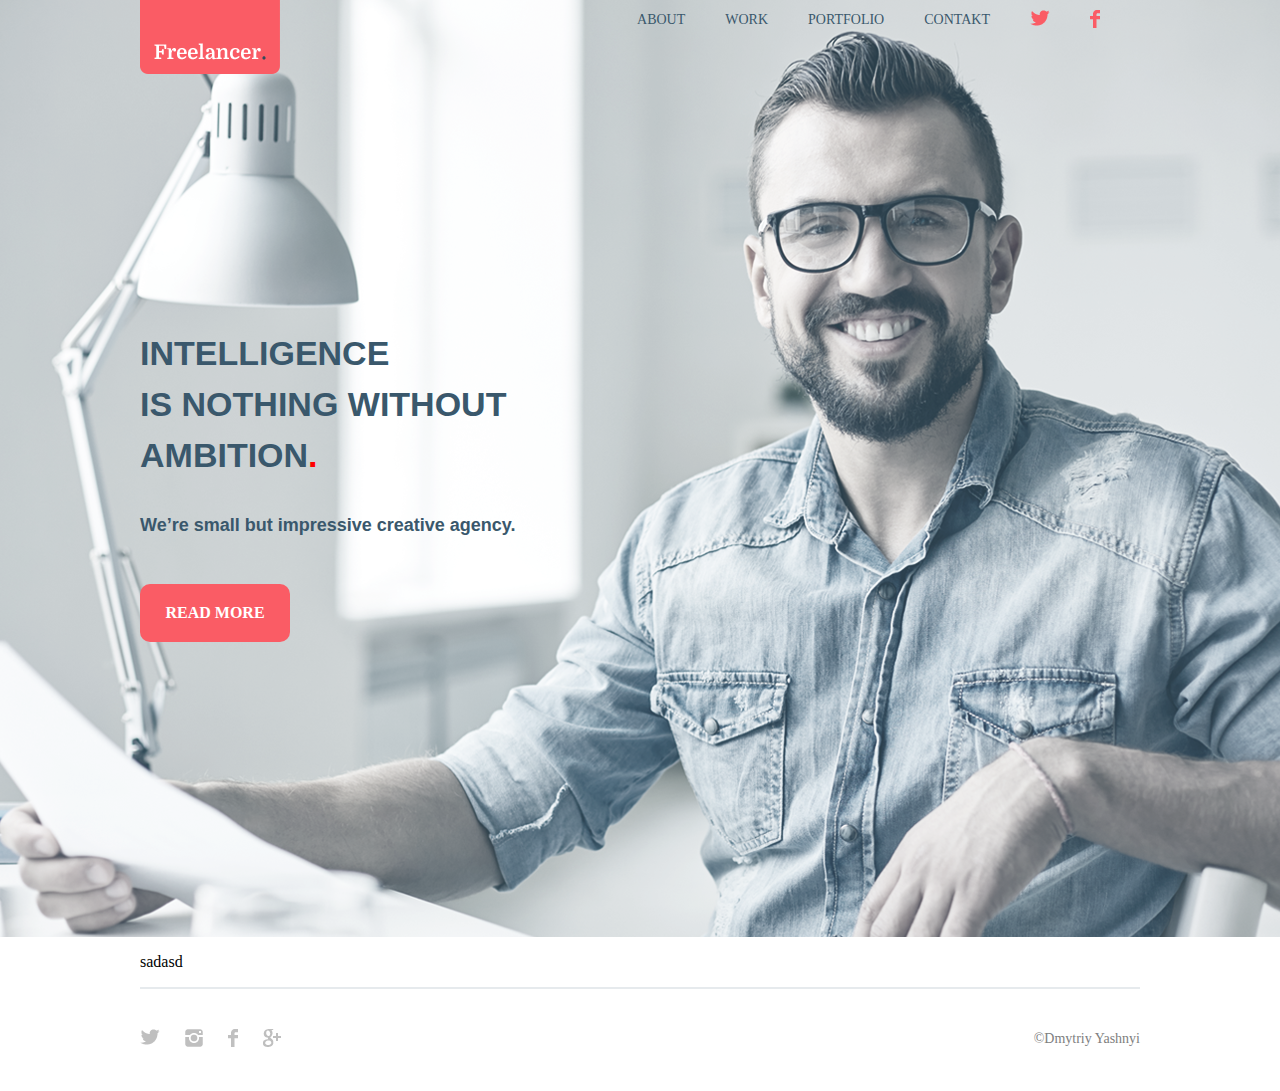
<file: portfoliost/portfolio.html>
<!DOCTYPE html>
<html lang="ru">
<head>
	<meta charset="UTF-8">
	<title>Portfolio</title>
	<link
		rel="stylesheet"
		href="css/style.css">	
</head>
<body>
<header>
	<div class="container">
		<div class="heading clearfix">
			<a href="index.html">
			<img src="img/logo.png"alt="Portfolio" class="logo"/>
			</a>
			<nav>
				<ul class="menu">
					<li>
						<a href="about.html">About</a>
					</li>
					<li>
						<a href="work.html">Work</a>
					</li>
					<li>
						<a href="portfolio.html">Portfolio</a>
					</li>
					<li>
						<a href="contakt.html">Contakt</a>
					</li>
					<li>
						<a href="#" target="blank">
							<img src="img/Twitter.png"/>
						</a>
					</li>
					<li>
						<a href="#" target="blank">
							<img src="img/ifacebook2.png"/>
						</a>
					</li>
				</ul>
			</nav>
		</div>
			<div class="titles_first">
	 			<p class="h1">intelligence</br> is nothing without</br> ambition<font color="red">.</font></p>
				<p class="h2">We’re small but impressive creative agency.</p>
			</div>
			<a class="button" href="#">READ MORE</a>
	</div>
</header>

<section>
	<div class="container">
	</div>
</section>

<section>
	<div class="container">
		<p>sadasd</p>
	</div>
</section>

<footer>
	<div class="container">
		<div class="ico clearfix">
				<div class="foot"> <a href="https://twitter.com/?lang=ru" target="blank"> <img src="img/itwitter.png" title="Twitter"></a></div>
				<div class="foot"> <a href="https://www.instagram.com/imnofear555/?hl=ru" target="blank"> <img src="img/iinstagram.png" title="Instagram"></a></div>
				<div class="foot"> <a href="https://ru-ru.facebook.com/login/" target="blank"> <img src="img/ifacebook.png" title="Facebook"></a></div>
				<div class="foot"> <a href="https://plus.google.com/u/0/104574743310763497735" target="blank"> <img src="img/igoogle.png" title="Google+"></a></div>
				<div class="foot1"><p><a href="https://www.instagram.com/imnofear555/?hl=ru" target="blank">&#169;Dmytriy Yashnyi</a></p></div>
		</div>
	</div>
</footer>
</body>
</html>
</file>
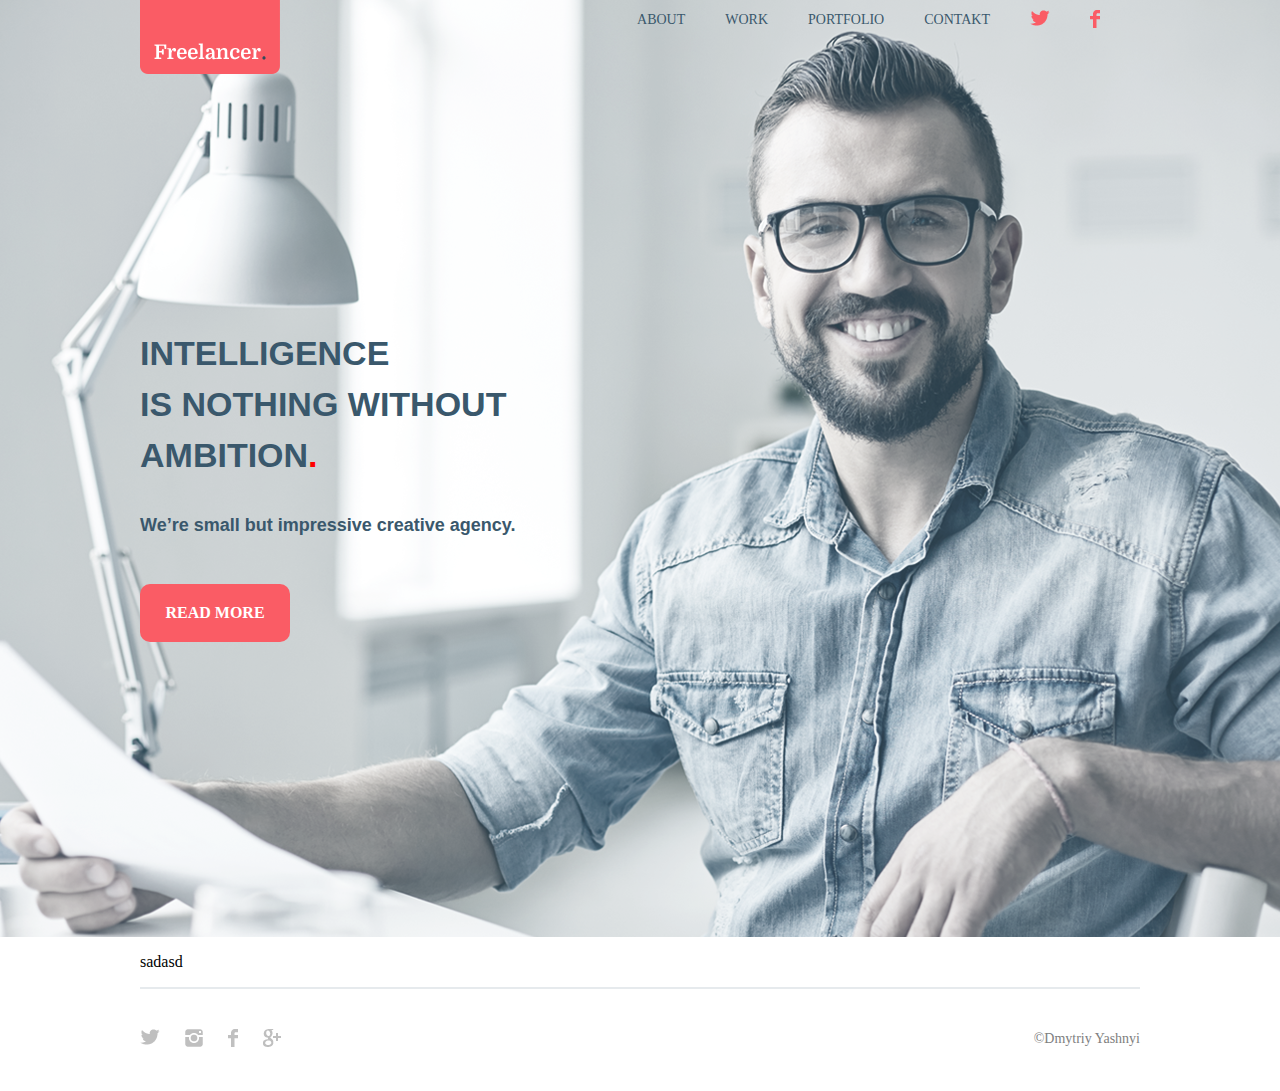
<file: portfoliost/team.html>
<!DOCTYPE html>
<html lang="ru">
<head>
	<meta charset="UTF-8">
	<title>Team</title>
	<link
		rel="stylesheet"
		href="css/style.css">	
</head>
<body>
<header>
	<div class="container">
		<div class="heading clearfix">
			<a href="index.html">
			<img src="img/logo.png"alt="Portfolio" class="logo"/>
			</a>
			<nav>
				<ul class="menu">
					<li>
						<a href="about.html">About</a>
					</li>
					<li>
						<a href="work.html">Work</a>
					</li>
					<li>
						<a href="portfolio.html">Portfolio</a>
					</li>
					<li>
						<a href="contakt.html">Contakt</a>
					</li>
					<li>
						<a href="#" target="blank">
							<img src="img/Twitter.png"/>
						</a>
					</li>
					<li>
						<a href="#" target="blank">
							<img src="img/ifacebook2.png"/>
						</a>
					</li>
				</ul>
			</nav>
		</div>
			<div class="titles_first">
	 			<p class="h1">intelligence</br> is nothing without</br> ambition<font color="red">.</font></p>
				<p class="h2">We’re small but impressive creative agency.</p>
			</div>
			<a class="button" href="#">READ MORE</a>
	</div>
</header>

<section>
	<div class="container">
	</div>
</section>

<section>
	<div class="container">
		<p>sadasd</p>
	</div>
</section>

<footer>
	<div class="container">
		<div class="ico clearfix">
				<div class="foot"> <a href="https://twitter.com/?lang=ru" target="blank"> <img src="img/itwitter.png" title="Twitter"></a></div>
				<div class="foot"> <a href="https://www.instagram.com/imnofear555/?hl=ru" target="blank"> <img src="img/iinstagram.png" title="Instagram"></a></div>
				<div class="foot"> <a href="https://ru-ru.facebook.com/login/" target="blank"> <img src="img/ifacebook.png" title="Facebook"></a></div>
				<div class="foot"> <a href="https://plus.google.com/u/0/104574743310763497735" target="blank"> <img src="img/igoogle.png" title="Google+"></a></div>
				<div class="foot1"><p><a href="https://www.instagram.com/imnofear555/?hl=ru" target="blank">&#169;Dmytriy Yashnyi</a></p></div>
		</div>
	</div>
</footer>
</body>
</html>
</file>
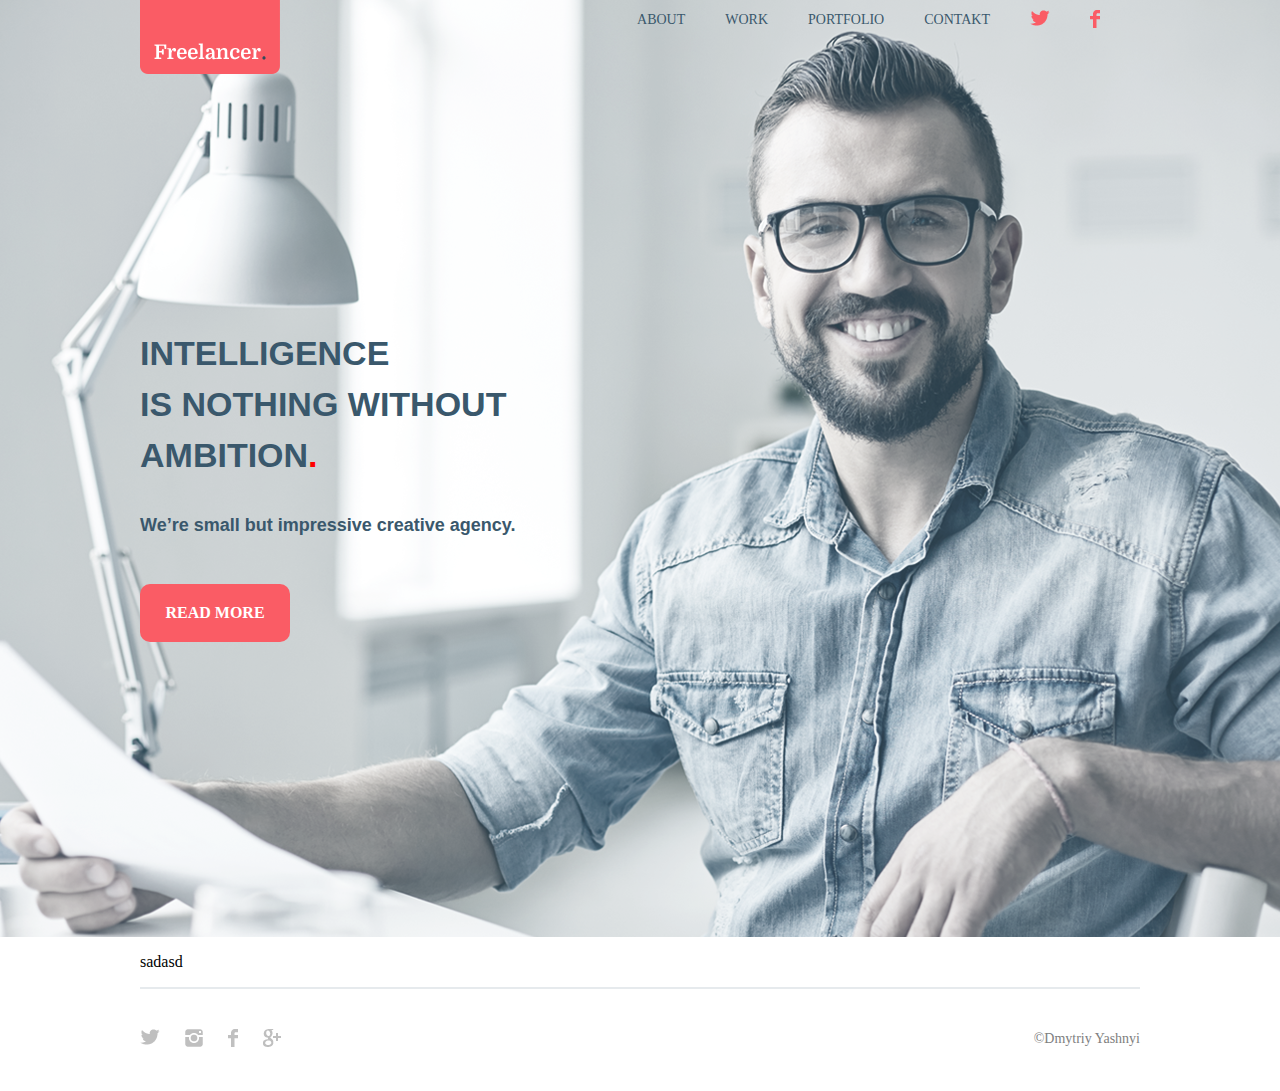
<file: portfoliost/work.html>
<!DOCTYPE html>
<html lang="ru">
<head>
	<meta charset="UTF-8">
	<title>Work</title>
	<link
		rel="stylesheet"
		href="css/style.css">	
</head>
<body>
<header>
	<div class="container">
		<div class="heading clearfix">
			<a href="index.html">
			<img src="img/logo.png"alt="Portfolio" class="logo"/>
			</a>
			<nav>
				<ul class="menu">
					<li>
						<a href="about.html">About</a>
					</li>
					<li>
						<a href="work.html">Work</a>
					</li>
					<li>
						<a href="portfolio.html">Portfolio</a>
					</li>
					<li>
						<a href="contakt.html">Contakt</a>
					</li>
					<li>
						<a href="#" target="blank">
							<img src="img/Twitter.png"/>
						</a>
					</li>
					<li>
						<a href="#" target="blank">
							<img src="img/ifacebook2.png"/>
						</a>
					</li>
				</ul>
			</nav>
		</div>
			<div class="titles_first">
	 			<p class="h1">intelligence</br> is nothing without</br> ambition<font color="red">.</font></p>
				<p class="h2">We’re small but impressive creative agency.</p>
			</div>
			<a class="button" href="#">READ MORE</a>
	</div>
</header>

<section>
	<div class="container">
	</div>
</section>

<section>
	<div class="container">
		<p>sadasd</p>
	</div>
</section>

<footer>
	<div class="container">
		<div class="ico clearfix">
				<div class="foot"> <a href="https://twitter.com/?lang=ru" target="blank"> <img src="img/itwitter.png" title="Twitter"></a></div>
				<div class="foot"> <a href="https://www.instagram.com/imnofear555/?hl=ru" target="blank"> <img src="img/iinstagram.png" title="Instagram"></a></div>
				<div class="foot"> <a href="https://ru-ru.facebook.com/login/" target="blank"> <img src="img/ifacebook.png" title="Facebook"></a></div>
				<div class="foot"> <a href="https://plus.google.com/u/0/104574743310763497735" target="blank"> <img src="img/igoogle.png" title="Google+"></a></div>
				<div class="foot1"><p><a href="https://www.instagram.com/imnofear555/?hl=ru" target="blank">&#169;Dmytriy Yashnyi</a></p></div>
		</div>
	</div>
</footer>
</body>
</html>
</file>
<file: inter-com/css/main.css>
@import 'custom_button.css';
@import 'form.css';
body {
	margin: 0;
	padding: 0;
	font-family: Merriweather, sans-serif;

}
div {
	display: block;
}
.mainhed {
	position: relative;
}
/* Contakt panel */
.container { position: relative; }
.contakt-panel {
	height: 30px;
	padding: 5px 0px;
	background: #38393a;
	z-index: 1;
}
.cpmail img, .cpphon img, .cpchat img, .cpsocial img{
	padding-right: 10px;
}
.cpmail, .cpphon, .cpchat {
	float: right;
}
.cpmail a, .cpchat a, .cpchat a{
	vertical-align: text-top;
	text-decoration: none;
	font-size: 12px;
	color: #717171;
}
.cpphon p {
	height: 20px;
	font-size: 12px;
	font-weight: bold;
	color: #717171;
	margin: 0;
}
/*/Contakt panel */
/*/Navigation */
.navigat {
	position: fixed;
	width: 100%;
	z-index: 2;
}
.navig_menu {
	background: #ffffff;
	padding: 10px 15px;
	border-radius: 50px;
}
.menu_list {
	margin: 11px 0px 0px 0px;
	padding: 0;
}
.menu_list li{
	display: block;
	float: left;
	margin-right: 30px;
	padding-bottom: 7px;
}
.menu_list li:hover {
	border-bottom: 2px solid #23afe3;
}

.menu_list li a {
	font-size: 16px;
	font-weight: bold;
	color: #323232;
	text-decoration: none;

}
.menu_list li a:hover {
	color:#23afe3;
}
.button_menu ul {
	margin: 2px 0px 0px 0px;
	padding: 0;
}
.li_botton {
	display: block;
}
.navigat.scroll{
	position: fixed;
	top: 0px;
	width: 100%;
	z-index: 999;
	opacity: 0.9;
}
/*/Navigation */
/* Slider */
/* /Slider */
/* Slick SLider Преимущества*/
.benefits-heder {
	font-size: 36px;
	margin: 30px 0px;
	text-align: center;
}
.benefits-block {
text-align: center;
padding-right: 20px;
margin: 0;
}
.benefits-block h3{
	font-size: 20px;
	margin-top: 15px;
}
.benefits-block p {
	font-size: 12px;
	text-align: auto;
}
.slick-slide img{
	display: block;
	margin: 0 auto;
}
.slick-active {
	outline: none;
}

.arrow {
	position: absolute;
	z-index: 99;
	width: 25px;
	height: 25px;
	border: none;
	top: 50%;
	transform: translateY(-50%);
}
.prev {
	background: url(../img/benefits/stlrl.png) center no-repeat;
	left: 0;
	background-size: 70%;
}
.next {
	background: url(../img/benefits/stlrr.png) center no-repeat;
	right: 0;
	background-size: 70%;
}
/* /Slick SLider Преимущества*/
/*News*/
/**/.news_blog {
	background: url(../img/news_blog.jpg) no-repeat;
	width: 100%;
	height: 100%;
}
.news_blog2 {
	background: rgba(255, 255, 255, 0.82);
	height: 100%;
}

.zag_new h1 {
	font-size: 36px;
	color: #444444;
	margin: 10px 0px 0px 0px;
	text-align:  center;
}
.zag_new p {
	font-size: 13px;
	text-align:  center;
	margin: 0;
}
.news_post h1 {
	font-size: 24px;
	color: #444444;
	text-align: center;
	margin-top: 10px;
}
.news_post p {
	font-size: 14px;
	color: ##444444;
	margin: 5px 0px;
}
.news_post img {
	border-radius: 20px;
	width: 510px;
	height: 160px;
}
/*/News*/
/* ТАрифы*/
.header-tarif h1 {
	text-align: center;
	margin-top: 10px;
}
.button-tarif {
	margin-bottom: 10px;
}
.card-body p {
	margin: 0;
}
.nameregion {
	margin: 1.25rem 0rem 1.25rem 0rem;
}
.btn-region {
	width: 100%;
}
.tarif {
	background: url(../img/map-pokritie.png);
	height: 650px;
}
.card {
	background: rgba(255, 255, 255, 0.7);
	
	border: none;
}
.collapse:nth-child(1) {
	border: 1px solid #28a745;
	border-radius: 10px;
}
.collapse:nth-child(2) {
	border: 1px solid #ffc107;
	border-radius: 10px;
	margin-top: 5px;
}
.collapse:nth-child(3) {
	border: 1px solid #17a2b8;
	border-radius: 10px;
	margin-top: 5px;
}
.collapse:nth-child(4) {
	border: 1px solid #6c757d;
	border-radius: 10px;
	margin-top: 5px;
}
/* /ТАрифы*/

/*Таблица Цен*/
@import url(https://fonts.googleapis.com/css?family=Lato:400,100,100italic,300,300italic,400italic,700italic,700,900italic,900);
@import url(https://fonts.googleapis.com/css?family=Raleway:400,100,200,300,500,600,700,800,900);
@import url(https://fonts.googleapis.com/css?family=Raleway:400,100,200,300,500,600,700,800,900);
body{background-color:#eee;}
.Wi-fi_vas {
	padding-top: 0px !important;
}
.warning p {
	margin: 0;
	padding-top: 50px;
	font-size: 13px;
}

#generic_price_table{
	background-color: #f0eded;
}

/*PRICE COLOR CODE START*/
#generic_price_table .generic_content{
	background-color: #fff;
}
.generic_content{
	border: 2px solid #2ECC71;
}

#generic_price_table .generic_content .generic_head_price{
	background-color: #f6f6f6;
}

#generic_price_table .generic_content .generic_head_price .generic_head_content .head_bg{
	border-color: #e4e4e4 rgba(0, 0, 0, 0) rgba(0, 0, 0, 0) #e4e4e4;
}

#generic_price_table .generic_content .generic_head_price .generic_head_content .head span{
	color: #525252;
}

#generic_price_table .generic_content .generic_head_price .generic_price_tag .price .sign{
    color: #414141;
}

#generic_price_table .generic_content .generic_head_price .generic_price_tag .price .currency{
    color: #414141;
}

#generic_price_table .generic_content .generic_head_price .generic_price_tag .price .cent{
    color: #414141;
}

#generic_price_table .generic_content .generic_head_price .generic_price_tag .month{
    color: #414141;
}

#generic_price_table .generic_content .generic_feature_list ul li{	
	color: #a7a7a7;
}

#generic_price_table .generic_content .generic_feature_list ul li span{
	color: #414141;
}
#generic_price_table .generic_content .generic_feature_list ul li:hover{
	background-color: #E4E4E4;
	border-left: 5px solid #2ECC71;
	border-right: 5px solid #2ECC71;
}

#generic_price_table .generic_content .generic_price_btn a{
	border: 1px solid #2ECC71; 
    color: #2ECC71;
} 

#generic_price_table .generic_content.active .generic_head_price .generic_head_content .head_bg,
#generic_price_table .generic_content:hover .generic_head_price .generic_head_content .head_bg{
	border-color: #2ECC71 rgba(0, 0, 0, 0) rgba(0, 0, 0, 0) #2ECC71;
	color: #fff;
}

#generic_price_table .generic_content:hover .generic_head_price .generic_head_content .head span,
#generic_price_table .generic_content.active .generic_head_price .generic_head_content .head span{
	color: #fff;
}

#generic_price_table .generic_content:hover .generic_price_btn a,
#generic_price_table .generic_content.active .generic_price_btn a{
	background-color: #2ECC71;
	color: #fff;
} 
#generic_price_table{
	padding: 50px 0 50px 0;
    font-family: 'Raleway', sans-serif;
}
.row .table{
    padding: 28px 0;
}

/*PRICE BODY CODE START*/

#generic_price_table .generic_content{
	overflow: hidden;
	position: relative;
	text-align: center;
}

#generic_price_table .generic_content .generic_head_price {
	margin: 0 0 20px 0;
}

#generic_price_table .generic_content .generic_head_price .generic_head_content{
	margin: 0 0 50px 0;
}

#generic_price_table .generic_content .generic_head_price .generic_head_content .head_bg{
    border-style: solid;
    border-width: 90px 1411px 23px 399px;
	position: absolute;
}

#generic_price_table .generic_content .generic_head_price .generic_head_content .head{
	padding-top: 40px;
	position: relative;
	z-index: 1;
}

#generic_price_table .generic_content .generic_head_price .generic_head_content .head span{
    font-family: "Raleway",sans-serif;
    font-size: 28px;
    font-weight: 400;
    letter-spacing: 2px;
    margin: 0;
    padding: 0;
}

#generic_price_table .generic_content .generic_head_price .generic_price_tag{
	padding: 0 0 20px;
}

#generic_price_table .generic_content .generic_head_price .generic_price_tag .price{
	display: block;
}

#generic_price_table .generic_content .generic_head_price .generic_price_tag .price .sign{
    display: inline-block;
    font-family: "Lato",sans-serif;
    font-size: 28px;
    font-weight: 400;
    vertical-align: middle;
}

#generic_price_table .generic_content .generic_head_price .generic_price_tag .price .currency{
    font-family: "Lato",sans-serif;
    font-size: 60px;
    font-weight: 300;
    letter-spacing: -2px;
    line-height: 60px;
    padding: 0;
    vertical-align: middle;
}

#generic_price_table .generic_content .generic_head_price .generic_price_tag .price .cent{
    display: inline-block;
    font-family: "Lato",sans-serif;
    font-size: 24px;
    font-weight: 400;
    vertical-align: bottom;
}

#generic_price_table .generic_content .generic_head_price .generic_price_tag .month{
    font-family: "Lato",sans-serif;
    font-size: 18px;
    font-weight: 400;
    letter-spacing: 3px;
    vertical-align: bottom;
}

#generic_price_table .generic_content .generic_feature_list ul{
	list-style: none;
	padding: 0;
	margin: 0;
}

#generic_price_table .generic_content .generic_feature_list ul li{
	font-family: "Lato",sans-serif;
	font-size: 18px;
	padding: 15px 0;
	transition: all 0.3s ease-in-out 0s;
}
#generic_price_table .generic_content .generic_feature_list ul li:hover{
	transition: all 0.3s ease-in-out 0s;
	-moz-transition: all 0.3s ease-in-out 0s;
	-ms-transition: all 0.3s ease-in-out 0s;
	-o-transition: all 0.3s ease-in-out 0s;
	-webkit-transition: all 0.3s ease-in-out 0s;

}
#generic_price_table .generic_content .generic_feature_list ul li .fa{
	padding: 0 10px;
}
#generic_price_table .generic_content .generic_price_btn{
	margin: 20px 0 32px;
}

#generic_price_table .generic_content .generic_price_btn a{
    border-radius: 50px;
	-moz-border-radius: 50px;
	-ms-border-radius: 50px;
	-o-border-radius: 50px;
	-webkit-border-radius: 50px;
    display: inline-block;
    font-family: "Lato",sans-serif;
    font-size: 18px;
    outline: medium none;
    padding: 12px 30px;
    text-decoration: none;
    text-transform: uppercase;
}

#generic_price_table .generic_content,
#generic_price_table .generic_content:hover,
#generic_price_table .generic_content .generic_head_price .generic_head_content .head_bg,
#generic_price_table .generic_content:hover .generic_head_price .generic_head_content .head_bg,
#generic_price_table .generic_content .generic_head_price .generic_head_content .head h2,
#generic_price_table .generic_content:hover .generic_head_price .generic_head_content .head h2,
#generic_price_table .generic_content .price,
#generic_price_table .generic_content:hover .price,
#generic_price_table .generic_content .generic_price_btn a,
#generic_price_table .generic_content:hover .generic_price_btn a{
	transition: all 0.3s ease-in-out 0s;
	-moz-transition: all 0.3s ease-in-out 0s;
	-ms-transition: all 0.3s ease-in-out 0s;
	-o-transition: all 0.3s ease-in-out 0s;
	-webkit-transition: all 0.3s ease-in-out 0s;
} 
@media (max-width: 320px) {	
}

@media (max-width: 767px) {
	#generic_price_table .generic_content{
		margin-bottom:75px;
	}
}
@media (min-width: 768px) and (max-width: 991px) {
	#generic_price_table .col-md-3{
		float:left;
		width:50%;
	}
	
	#generic_price_table .col-md-4{
		float:left;
		width:50%;
	}
	
	#generic_price_table .generic_content{
		margin-bottom:75px;
	}
}
@media (min-width: 992px) and (max-width: 1199px) {
}
@media (min-width: 1200px) {
}
#generic_price_table_home{
	 font-family: 'Raleway', sans-serif;
}

.text-center h1,
.text-center h1 a{
	color: #7885CB;
	font-size: 30px;
	font-weight: 300;
	text-decoration: none;
}
.demo-pic{
	margin: 0 auto;
}
.demo-pic:hover{
	opacity: 0.7;
}

#generic_price_table_home ul{
	margin: 0 auto;
	padding: 0;
	list-style: none;
	display: table;
}
#generic_price_table_home li{
	float: left;
}
#generic_price_table_home li + li{
	margin-left: 10px;
	padding-bottom: 10px;
}
#generic_price_table_home li a{
	display: block;
	width: 50px;
	height: 50px;
	font-size: 0px;
}
#generic_price_table_home .blue{
	background: #3498DB;
	transition: all 0.3s ease-in-out 0s;
}
#generic_price_table_home .emerald{
	background: #2ECC71;
	transition: all 0.3s ease-in-out 0s;
}
#generic_price_table_home .grey{
	background: #7F8C8D;
	transition: all 0.3s ease-in-out 0s;
}
#generic_price_table_home .midnight{
	background: #34495E;
	transition: all 0.3s ease-in-out 0s;
}
#generic_price_table_home .orange{
	background: #E67E22;
	transition: all 0.3s ease-in-out 0s;
}
#generic_price_table_home .purple{
	background: #9B59B6;
	transition: all 0.3s ease-in-out 0s;
}
#generic_price_table_home .red{
	background: #E74C3C;
	transition:all 0.3s ease-in-out 0s;
}
#generic_price_table_home .turquoise{
	background: #1ABC9C;
	transition: all 0.3s ease-in-out 0s;
}

#generic_price_table_home .blue:hover,
#generic_price_table_home .emerald:hover,
#generic_price_table_home .grey:hover,
#generic_price_table_home .midnight:hover,
#generic_price_table_home .orange:hover,
#generic_price_table_home .purple:hover,
#generic_price_table_home .red:hover,
#generic_price_table_home .turquoise:hover{
	border-bottom-left-radius: 50px;
    border-bottom-right-radius: 50px;
    border-top-left-radius: 50px;
    border-top-right-radius: 50px;
	transition: all 0.3s ease-in-out 0s;
}
#generic_price_table_home .divider{
	border-bottom: 1px solid #ddd;
	margin-bottom: 20px;
	padding: 20px;
}
#generic_price_table_home .divider span{
	width: 100%;
	display: table;
	height: 2px;
	background: #ddd;
	margin: 50px auto;
	line-height: 2px;
}
#generic_price_table_home .itemname{
	text-align: center;
	font-size: 50px ;
	padding: 50px 0 20px ;
	border-bottom: 1px solid #ddd;
	margin-bottom: 40px;
	text-decoration: none;
    font-weight: 300;
}
#generic_price_table_home .itemnametext{
    text-align: center;
    font-size: 20px;
    padding-top: 5px;
    text-transform: uppercase;
    display: inline-block;
}
#generic_price_table_home .footer{
	padding:40px 0;
}

.price-heading{
    text-align: center;
}
.price-heading h1{
	color: #666;
	margin: 0;
	padding: 0 0 50px 0;
}
.demo-button {
    background-color: #333333;
    color: #ffffff;
    display: table;
    font-size: 20px;
    margin-left: auto;
    margin-right: auto;
    margin-top: 20px;
    margin-bottom: 50px;
    outline-color: -moz-use-text-color;
    outline-style: none;
    outline-width: medium ;
    padding: 10px;
    text-align: center;
    text-transform: uppercase;
}
.bottom_btn{
	background-color: #333333;
    color: #ffffff;
    display: table;
    font-size: 28px;
    margin: 60px auto 20px;
    padding: 10px 25px;
    text-align: center;
    text-transform: uppercase;
}
.demo-button:hover{
	background-color: #666;
	color: #FFF;
	text-decoration:none;
	
}
.bottom_btn:hover{
	background-color: #666;
	color: #FFF;
	text-decoration:none;
}
.bnt-zayav {
	width: 90%;
	border: 1px solid #2ecc71;
	padding: 12px 30px;
	border-radius: 25px;
	text-transform: 
}
.bnt-zayav:hover  {
	background: #2ecc71;
	opacity: 0,7;
}
/*Таблица Цен*/

/* Секция Контакты*/
.cont {
	background: #fff;
}
.cont-sect2 {
	margin-top: 5px;
}
.map h1 {
	margin-top: 20px;
	text-align: center;
}
.form-sv {
background: #32485a;
height: 370px;
}
.form-content {
	padding-top: 15px;
}
.form-content h5 {
	text-align: center;
	color: #ffffff;
}
.input-form, .btn-form {
	display: block;
	text-align: center;
}
.input-form input{
	margin: 10px 0px;
	height: 40px;
	width: 90%;
	padding-left: 10px;
	border-radius: 5px;
}
.btn-form {
	padding-bottom: 15px;
}
.btn-form button {
	margin-top: 25px;
	width: 90%;
	padding: 8px 12px;
}
.grafick, .grafick-dni {
	text-align: center;
	padding: 0;
}
.grafick {
	height: 370px;
}
.grafick h5 {
color: #32485a;
padding-top: 15px;
}
.grafick-dni li{
	list-style-type: none; /* Прячем исходную нумерацию */
	height: 30px;
	background: #32485a;
	color: #fff;
	border-radius: 5px;
	text-align: center;	
}
.grafick-dni li:nth-child(1)::before { content: 'Пн  '; }
.grafick-dni li:nth-child(2)::before { content: 'Вт  '; }
.grafick-dni li:nth-child(3)::before { content: 'Ср  '; }
.grafick-dni li:nth-child(4)::before { content: 'Чт  '; }
.grafick-dni li:nth-child(5)::before { content: 'Пт  '; }
.grafick-dni li:nth-child(6)::before { content: 'Сб  '; }
.grafick-dni li:nth-child(7)::before { content: 'Вс  '; }
.grafick-dni li:nth-child(1){margin-top: 10px;}
.grafick-dni li:nth-child(2){margin-top: 10px;}
.grafick-dni li:nth-child(3){margin-top: 10px;}
.grafick-dni li:nth-child(4){margin-top: 10px;}
.grafick-dni li:nth-child(5){margin-top: 10px;}
.grafick-dni li:nth-child(6){margin-top: 10px;}
.grafick-dni li:nth-child(7){margin-top: 10px;}
.adress-cont {
	height: 370px;
	background: #32485a;
	text-align: center;
}
.adress-cont h5{
	color: #eae6e6;
	padding-top: 15px;
	margin-bottom: 8px;
}
.adress-cont p {
	margin: 0px 0px 20px 0px;
	padding: 4px 0px;
	color: #383b3c;
	font-size: 14px;
	width: 95%;
	background: #fff;
	display: inline-block;
	border-radius: 5px;

}

/* Конец Секции Контакты*/

/*Footer*/
footer {
	width: 100%;
	height: 350px;
	background: #383b3c;
}
.addres_footer {
	color: #fff;
	padding: 20px 0px 0px 0px;
}
.addres_footer h1{
	font-size: 16px;
}
.addres_footer p{
	font-size: 10px;
	margin: 0;
}
/*/Footer*/
</file>
<file: leo/css/style.css>
body {
	width: 1290 px;
	font-family: univers-light-normal;
	font-size: 14px;
	color: #818181;
	padding: 0; 			/* Обнуляем отступы*/
	margin: 0;	
	background: url(../img/body.png) no-repeat top;
}
div {
	box-sizing: border-box;
}
.clearfix:after {			/* Вписываем эти знаечения когда лого и меню в разных сторонах */
	content: '';			/*Что бы между ними не становились другие div*/
	display: table;
	width: 100%;
	clear: both;
}
.container {
	width: 1025px; 			/*Указали ширину для всех div class="container" */
	margin: 0 auto;
}
.logo {
	margin-left: 94px;
	float: left;
}
.menu {
	display: block;
	padding: 0;
	margin-right: 75px;
	margin-left: 0;
	margin-top: 45px;
	margin-bottom: 0;
}
.menu li{
	display: block;
	float: right;
	font-family: SegoeWPN;
	font-size: 23px;
	color: #ffffff;
	padding-left: 30px;
}
.menu a {
	text-decoration: none;
	color: #ffffff;
}
.banner {
	float: left;
	margin: 75px 0px 25px 120px;
}
.op1 {
	display: block;
}
.op1 h1{
	 margin: 125px 190px 0px 0px;
	 padding: 0;
	 float: right;
	 font-size: 64.6px;
	 color: #ffffff;
	 font-family: Segoe WP N;
}
.op1 h2 {
	padding: 0;
	float: right;
	margin: 0px 170px 0px 0px;
	font-size: 44.6px;
	font-family: Segoe WP N;
	color: #ffffff;
}
.op1 a {
	text-decoration: none;
	color: #ffffff;
	background: #2a6f4f;
	font-size: 25px;
	width: 140px;
	float: right;
	margin: 40px 370px 119px 0;
	padding: 6px 0px;
	text-align: center;
	border-radius: 2px;
}
.icon {
	margin: 25px 0px 0px 50px;
	display: block;
}
#i1 {
	float: left;
	padding: 0px 125px 0px 0px;
}
#i2  {
	padding: 0px 0px 0px 0px;
}
#h3 {
	margin: 4px 120px 0px 5px;
	float: left;
	text-align: center;
	font-size: 27px;
	color: #676666;
}
#h4 {
	float: left;
	margin: 4px 0px 0px 10px;
	text-align: center;
	font-size: 27px;
	color: #676666;
}
.imag {
	margin: 123px 154px 0px 155px;
}
.txt {
	margin: 0px 70px 0 50px;
}
.txt h1 {
	font-family: Segoe WP N;
	color: #4f4f4f;
	font-size: 38px;
	margin: 0;
}
.txt p {
	font-family: Myriad Pro;
	color: #818181;
	line-height: 24px;
	margin: 20px 0px 20px 0px;
}
.scr {
	float: left;
	display: block;
	margin: 60px 0px 80px 0px;
}
.sps {
	float: left;
	margin: 90px 0px 80px 30px;
}
.sps h1 {
	margin: 0px 0px 23px 0px;
	font-family: Segoe WP N;
	font-size: 32px;
	color: #4f4f4f;
}
.sps ul {
	margin: 0px 0px 0px 0px;
	padding: 0px 0px 0px 30px;
	float: left;
}
.sps li {
	font-family: Myriad Pro;
	font-size: 16px;
	line-height: 38px;
	color: #8a8888;
	list-style: url(../img/sps.png);
}
.f1 {
	float:left;
	width: 470px;
	height: 108px;
	background: #e67624;
	border-radius: 8px;
	margin: 0px 0px 30px 0px;
}
.f1 h1 {
	margin: 0;
	padding: 15px 0px 0px 20px;
	font-family: Segoe WP N;
	font-size: 28px;
	color: #ffffff;
}
#name {
	padding: 0;
	margin: 15px 0px 0px 20px;
	width: 155px;
	height: 25px;
	font-family: SegoeWPN;
	font-size: 16px;
	border: 0;
	border-radius: 20px 30px 0px 20px;
	color: #4f4f4f;
}
#pass {
	padding: 0;
	margin: 15px 0px 0px 10px;
	width: 155px;
	height: 25px;
	font-family: SegoeWPN;
	font-size: 16px;
	border: 0;
	border-radius: 20px 20px 20px 20px;
	color: #4f4f4f;	
}
#butt {
	margin: 15px 0px 0px 10px;
	padding: 0;
	width: 95px;
	height: 25px;
	font-family: SegoeWPN;
	font-size: 16px;
	color: #ffffff;
	background: #444444;
	border: 0;
	border-radius: 30px 20px 20px 0px;
}
.f2 {
	float:right;
	width: 470px;
	height: 108px;
	background: #01d4f3;
	border-radius: 8px;
	margin: 0px 0px 30px 0px;
}
.f2 h1 {
	margin: 0;
	padding: 15px 0px 0px 20px;
	font-family: Segoe WP N;
	font-size: 28px;
	color: #ffffff;
}
#mail {
	padding: 0;
	margin: 15px 0px 0px 20px;
	width: 265px;
	height: 25px;
	border: 0;
	font-family: SegoeWPN;
	font-size: 16px;
	color: #4f4f4f;
	border-radius: 20px 0px 20px 0px;
}
#butt2 {
	padding: 0;
	margin-left: 30px;
	border: 0;
	width: 115px;
	height: 25px;
	background: #f16a6a;
	font-family: SegoeWPN;
	font-size: 16px;
	color: #ffffff;
	border-radius: 0px 20px 0px 20px;
}
footer {
	width: 1280px;
	margin: 0 auto;
	background: url(../img/footerbc.jpg);
}
#zg1 {
	margin: 40px 0px 0px 0px;
	font-family: SegoeWP;
	font-size: 22px;
	color: #ffffff;
}
.list1 {
	float: left;
	width: 185px;
	margin-left: 35px;
	font-family: SegoeWP;
	font-size: 13px;
	color: #eaeaea;
	line-height: 22px;
}
.ul1 {
	padding: 0;
}
.ul1 a {
	text-decoration: none;
	color: #ffffff;
}
.ul1 li {
	display: block;
	text-decoration: none;
}
.list2 {
	float: left;
	width: 190px;
	font-family: SegoeWP;
	font-size: 13px;
	color: #eaeaea;
	line-height: 22px;
}

.list3 {
	float: left;
	width: 325px;
	font-family: SegoeWP;
	font-size: 13px;
	color: #eaeaea;
	line-height: 22px;
}
#zg2 {
	font-family: SegoeWP;
	font-size: 13px;
	font-weight: bold;
	color: #eaeaea;
}
.fotl {
	width: 260px;
	float: right;
	margin: 140px 0px 0px 0px;
}
.fotl p{
	float: right;
	padding: 0;
	margin: 0px 0px 5px 0px;
}
</file>
<file: portfolio/css/style.css>
body {
	margin:0 auto;
	font-family: Montserrat, sans-serif;
}

.mainhead {
background: url(../img/header.jpg) top no-repeat;/*---------- Фоновое изображение для класса  ---------- */
}
.logo img {				/*---------- парметры для img  ---------- */
display: inline-block;
height: auto;
max-width: 100%;
}

.menu {					/*---------- Меню адаптивное ---------- */
    text-align: right;
    margin-top: 15px;
}

.menu__icon {			/*---------- парметры значка адаптивного меню ---------- */
   display: none;
   width: 35px;
   height: 25px;
   position: relative;
   cursor: pointer;
}

.menu__icon span {
  display: block;
  position: absolute;
  height: 7px;
  width: 100%;
  background: #fa5c65;
  border-radius: 10px;
  opacity: 1;
  left: 0;
  transform: rotate(0deg);
  transition: .25s ease-in-out;
}

.menu__icon span:nth-child(1) {
  top: 0px;
}

.menu__icon span:nth-child(2), .menu__icon span:nth-child(3) {
  top: 10px;
}

.menu__icon span:nth-child(4) {
  top: 20px;
 }
.menu__links a {
	font-family: Montserrat;
	color: #375569;
	text-decoration: none;
	text-transform: uppercase;
	padding: 0% 2%;
	font-weight: bold;
	transition-duration: 0.2s;
}
.menu__links a:hover {
	text-decoration: none;
	color: #fa5c65;
	border-bottom: 1.5px #fa5c65 solid;
}
.menu__links-item:hover {
    text-decoration: underline;
}
.menu.menu_state_open .menu__icon span:nth-child(1) {
  top: 18px;
  width: 0%;
  left: 50%;
}

.menu.menu_state_open .menu__icon span:nth-child(2) {
  transform: rotate(45deg);
}

.menu.menu_state_open  .menu__icon span:nth-child(3) {
  transform: rotate(-45deg);
}

.menu.menu_state_open  .menu__icon span:nth-child(4) {
  top: 18px;
  width: 0%;
  left: 50%;
}

.menu.menu_state_open .menu__links {
  display: block;  
}



.main-content {
	margin-top: 310px;
}

.main-h1 h1 {
	font-size: 48px;
	color: #314a5b;
	max-width: 100%;
	text-transform: uppercase;
	margin: 0px 0px 20px 0px;
}
.main-h1 h3 {
	font-size: 18px;
	color: #314a5b;
	margin: 0;
}

.button {
	margin-top: 70px;
	margin-bottom: 280px;
}
.button a {
	text-decoration: none;
	font-size: 15px;
	color: #ffffff;
	text-transform: uppercase;
	background: #fa5c65;
	padding: 15px 35px;
	border-radius: 10px;
}
.button a:hover {
	background:#ea4e57;
}
.section1 {
	margin: 70px 0px;
}
.cont-main h1 {
	font-size: 26px;
	color: #465065;
	font-weight: bold;
	text-transform: uppercase;
}
.cont-main p {
	font-size: 15px;
	color: #9aa0ab;
}
.more {
	text-decoration: none;
	text-transform: uppercase;
	color: #f0454c;
	font-size: 14px;
	font-weight: bold;
}
.more:hover {
	border-bottom: 1.5px solid red;
	transition-duration: 0.2s;
}
.imgmac img{
	display: inline-block;
	height: auto;
	max-width: 100%;
}
.opismac h1 {
	font-size: 40px;
	color: #465065;
	margin: 15px 0px 0px 0px;
}
.opismac h5 {
	font-size: 16px;
	color: #465065;
	margin-top: 10px;
}
.opismac p {
	font-size: 15px;
	color: #9aa0ab;
	margin-bottom: 35px;
}
.section3 {
	margin: 105px 0px 130px 0px;
}
.teamh h1 {
		font-size: 32px;
		font-weight: bold;
		color: #314a5b;
		text-transform: uppercase;
		margin-bottom: 20px;
	}
.teamh p {
	font-size: 16px;
	color: #9aa0ab;
	margin-bottom: 40px;
}	
.team img {
	float: left;
	padding-right: 10px;
}	
.team h1 {
	font-size: 22px;
	text-transform: uppercase;
	color: #314a5b;
	font-weight: bold;
	margin: 10px 0px;
}
.team h6 {
	font-size: 14px;
	color: #f0454c;
	font-weight: bold;
	margin: 10px 0px 20px 0px;
}
.team p {
	color: #9aa0ab;
	font-size: 14px;
}
.team a {
	display: inline-block;
	margin-left: 260px;
}
.team a img {
	float: none;
	padding: 0;
}

.footer4 {
	border-top: 1px #e6eaed solid;
	padding:  20px 0px;
}
.iconsoc {
	margin-left: 480px;
}
.iconsoc img {
	padding-right: 20px;
}

@media screen and (max-width: 767px) { /*---------- Медиа-запрос, парметры отображение елементов в определленом разрешении ---------- */
  .menu {
  	margin-top: 15px;
  	text-align: center;
  }
  .menu__icon{
    display: inline-block;
  }
  
  .menu__links {
    position: fixed;
    display: none;
    top: 0;
    right: 0;
    left: 0;
    margin-top: 52px;
    background-color: rgba(72, 99, 117, 0.75);
    z-index: 1000;
    overflow: auto;
  }
  
  .menu__links a {
    display: block;
    padding: 10px 0;
    text-align: center;
    color: #ffffff;
    text-decoration: none;
  }
  .splink a {
  	display: inline-block;
  	width: 100%
  	padding-left: 20px;
  }
  .splink a:nth-child(1) {
  	padding-left: 10px;
  	padding-right: 10px;
  }
   .splink a:nth-child(2) {
  	padding-right: 10px;
  	padding-left: 10px;
  }
}
@media screen and (max-width: 767px) {
  .main-h1 h1 {
	font-size: 32px;
	color: #314a5b;
	max-width: 100%;
	text-transform: uppercase;
	margin: 0px 0px 20px 0px;
	} 
  .main-h1 h3 {
	font-size: 14px;
	color: #314a5b;
	margin: 0;
	}
	.button a {
	text-decoration: none;
	font-size: 10px;
	color: #ffffff;
	text-transform: uppercase;
	background: #fa5c65;
	padding: 12px 25px;
	border-radius: 10px;}
	.section1 {
	margin: 5px 0px;
	}
	.cont-main h1 {
	font-size: 16px;
	}
	.cont-main p {
	font-size: 10px;
	}
	.more {
	font-size: 10px;
	}
	.section2 {
	margin-top: 10px;
	}
	.imgmac img {
	width: 185px;
	height: auto;
	}
	.opismac h1 {
	font-size: 10px;
	margin: 0px;
	}
	.opismac h5 {
	font-size: 9px;
	margin: 0px 0px 5px 0px;
	}
	.opismac p {
	font-size: 7px;
	margin: 0px 0px 5px 0px;
	}
	.teamh h1 {
		font-size: 12px;
		font-weight: bold;
		color: #314a5b;
		text-transform: uppercase;
	}
	.section3 {
		margin: 5px 0px 10px 0px;
	}
	.iconsoc {
		margin-left: 100px;
	}
}
</file>
<file: product-name/css/style.css>
html {
	width: 1280px;
	margin: 0 auto;
	padding: 0 auto;
}
body {
	font-family: Georgia;
	font-size: 16px;
	background-color: #ffffff;
	color: #333333;
	margin: 0;
	padding: 0;
}
div {
	box-sizing: border-box;
}
header {
	background: #445162 center top;
}
.clearfix:after {			/* Вписываем эти знаечения когда лого и меню в разных сторонах */
	content: '';			/*Что бы между ними не становились другие div*/
	display: table;
	width: 100%;
	clear: both;
}	
.container {
	margin: 0;
	padding: 0;
}
.name {
	width: 640px;
}
.name h1 {
	font-size: 60px;
	color: #ffffff;
	margin-left: 50px;
	margin-bottom: 25px;
	float: left;
}
.name ul {
	font-family: Georgia;
	font-size: 20px;
	line-height: 36px;
	color: #ffffff;
	list-style-image: url(../img/i.png);
	float: left;
	margin-left:85px;
	margin-top: 0;
	margin-bottom: 0;
	padding: 0;
}
.foto {
	margin-left: 700px;
	padding-top: 53px;
	padding-bottom: 50px;
}
.about {
	width: 660px;
	margin-left: 50px;
	float: left;
	margin-top: 50px;
	margin-bottom: 50px;
}
.about h2 {
	font-size: 32px;
	color: #445161;
	margin-bottom: 30px;
	margin-left: 0px;
	margin-top: 0px;
	margin-right: 0px;
	padding: 0;
}
.about p {
	line-height: 24px;
	margin-bottom: 20px;
	margin-top: 0px;
}
.vid {
	width: 570px;
	margin-top: 50px;
	margin-bottom: 50px;
	float: left;
}
.img1 {
	margin-left: 140px;
}
.dignity {
	background: #f5f5f5 center top;
}
.dig h1 {
	text-align: center;
	color: #445161;
	font-size: 30px;
	padding-top: 50px;
	margin-bottom: 35px;
}
.ops1 {
	margin-left: 38px;
	width: 590px;
	float: left;
	margin-bottom: 40px;
}
.ops1 li {
	font-size: 16px;
	margin-top: 20px;
	margin-bottom: 0px;
}
.ops1 ul {
	list-style-image: url(../img/2.png);
}
.ops2 {
	width: 590px;
	float: left;
	margin-left: 10px;
	margin-bottom: 40px;
}
.ops2 li {
	list-style-image: url(../img/2.png);
	font-size: 16px;
	margin-top: 20px;
}
.scr h1 {
	text-align: center;
	font-size: 30px;
	color: #445161;
	padding-top: 50px;
}
.sta1 {
	width: 605px;
	margin-left: 35px;
	float: left;
	margin-bottom: 40px;
}
.sta1 h3 {
	font-size: 24px;
	color: #445161;
}
.sta1 p {
	color: #333333;
	padding: 0;
}
.sta2 {
	width: 605px;
	float: right;
	margin-bottom: 40px;
}
.sta2 h3 {
	font-size: 24px;
	color: #445161;
}
.sta2 p {
	color: #333333;
	padding: 0;
}
.st1 {
	width: 605px;
	margin-left: 35px;
	float: left;
	margin-bottom: 50px;
}
.st2 {
	width: 605px;
	float: right;
	margin-bottom: 50px;
}
.st {
	width: 300px;
	height: 310px;
	text-align: center;
	background: #445162;
	float: left;
	margin-left: 150px;
	margin-top: 228px;
	border-radius: 10px;
	margin-bottom: 50px;
}
.pr {
	float: left;
	background: #445162;
	text-align: center;
	margin-left: 47px;
	margin-top: 129px;
	width: 300px;
	height: 409px;
	border-radius: 10px;
	margin-bottom: 50px;
}

.lx {
	float: left;
	background: #445162;
	margin-left: 47px;
	text-align: center;
	margin-top: 30px;
	width: 300px;
	height: 508px;
	border-radius: 10px;
	margin-bottom: 50px;
}
.sthlux {
	font-size: 40px;
	line-height: 30px;
	background: #ffffff;
	width: 295px;
	margin-left: 3px;
	margin-top: 0px;
	margin-bottom: 0px;
	padding-top: 15px;
	padding-bottom: 15px;
	border-radius: 4px;
}
.olli  {
	text-align: left;
	color: #ffffff;
	font-size: 15px;
	line-height: 25px;
	font-family: Arial;
}
.sth2 {
	font-size: 24px;
	line-height: 15px;
	color: #ffffff;
}
.sth1 {
	font-size: 40px;
	line-height: 30px;
	background: #ffffff;
	width: 295px;
	margin-left: 2px;
	margin-top: 0px;
	margin-bottom: 0px;
	padding-top: 15px;
	padding-bottom: 15px;
	border-radius: 4px;
}
.but {
	background:#ffffff; 
	font-size: 18px;
	font-weight: bold;
	color: #445161;
	width: 260px;
	text-align: center;
	text-decoration: none;
	text-transform: uppercase;
	display: block;
	margin-left: 20px;
	margin-top: 10px;
	padding: 15px 0;
	border-radius: 10px;
}
.contakt {
	background: #445162;
}
.contakt h1{
	font-size: 30px;
	color: #ffffff;
	text-align: center;
	padding-top: 50px;
}
.forma {
	float: left;
	width: 500px;
	margin-left: 250px;
}
#i1 {
	width: 500px;
	height: 40px;
	padding-left: 5px;
	font-size: 16px;
	font-weight: bold;
	color: #445162;
	margin-bottom: 25px;
	border-radius: 10px;
}
#i2 {
	width: 500px;
	height: 40px;
	padding-left: 5px;
	font-size: 16px;
	font-weight: bold;
	color: #445162;
	margin-bottom: 25px;
	border-radius: 10px;
}
#i3 {
	width: 498px;
	padding-bottom: 170px;
	padding-top: 10px;
	padding-left: 5px;
	font-size: 16px;
	font-weight: bold;
	color: #445162;
	border-radius: 10px;
	text-align:
}
.bsen {
	background: #ffffff; 
	font-size: 18px;
	font-weight: bold;
	color: #445161;
	width: 140px;
	text-align: center;
	text-decoration: none;
	text-transform: uppercase;
	display: block;
	margin-left: 180px;
	margin-bottom: 50px;
	margin-top: 25px;
	padding: 15px 0;
	border-radius: 10px;
}
.kontakti {
	float: left;
	margin-left: 45px;
	color: #ffffff;
}
#list1 {
	list-style-image: url(../img/sk.png);
	padding-top: 0;
	margin-top: 0;

}
#list2 {
	list-style-image: url(../img/icq.png);
	margin-bottom: 25px
}
#list3 {
	list-style-image: url(../img/em.png);
	margin-bottom: 25px
}
#list4 {
	list-style-image: url(../img/ph.png);
	margin-bottom: 25px
}
.kontakti img {
	margin-left: 8px;
	margin-top: 20px;
}
footer {
	height: 25px;
	background: #f5f5f5;
	margin: 0;
	padding: 0;
}
#cop {
	text-align: center;
	font-size: 16px;
	color: #445162;
	margin: 0;
	padding: 2px;
}
</file>
<file: portfoliost/css/style.css>
body {
	font-family: Montserrat,/* Шрифт в тэге Боди*/
	padding: 0; 			/* Обнуляем отступы*/
	margin: 0;				/* Обнуляем отступы*/
}
.clearfix:after {			/* Вписываем эти знаечения когда лого и меню в разных сторонах */
	content: '';			/*Что бы между ними не становились другие div*/
	display: table;
	width: 100%;
	clear: both;
}
div {
	box-sizing: border-box;
}
header {
	background: url(../img/header.png) no-repeat center top;
	padding-bottom: 383px; /* вписываем расстояние до конца блока от последнего элемента*/
}
.container {
	width: 1000px; 			/*Указали ширину для всех div class="container" */
	margin: 0 auto;
}

.logo {
	margin-top: 0px;
	float: left;			/*Слева отступ сверху=0*/
}
nav {
	float: right;			/* Навигация справа*/
}
.menu {
	padding: 0;
	margin: 0;
	display: block;
}
.menu ul{
	margin-right: 80px;
}
.menu li {
	float:left;
	display: block;
	margin-right: 40px;
	margin-top: 10px;
}
.menu li a {
	color: #3a586c;
	text-decoration: none;
	text-transform: uppercase;
	font-size: 14px
}
.menu a:hover {
	border-bottom: 1.5px #fa5c65 solid;
}
.titles_first {
	padding-top: 220px;
	font-family: Montserrat, sans-serif;
	font-weight: bold;
	color: #3a586c;
}
p.h1 {
	font-size: 34px;
	display: block;
	text-transform: uppercase;
	line-height: 1.5em;

}
p.h2 {
	font-size: 18px;
	margin-top: 30px;
}
.button {
	float: left;
	background: #fa5c65;
	color: #ffffff;
	border-radius: 10px;
	display: block;
	width: 150px;
	padding: 20px 0;
	margin: 0 auto;
	text-decoration: none;
	text-align: center;
	font-weight: bold;
	font-size: 16px;
	margin-top: 30px;
}
.stat h1{										/*Свойства для h1 в склассе stas*/
	font-family: Montserrat, sans-serif;
	font-weight: bold;
	font-size: 26px;
	text-transform: uppercase;
	color: #465065;
	margin-bottom: 30px;
}
.stat {											/*Свойства для склассf stas*/
	display: block;						/*Элемент показывается как блочный*/
	margin-top: 40px;					/*отступ от верхнего контейнера 80пх*/		
}

.p1 {
	float: left;						/*Указали что весь класс в левой*/
}
.p1 a:hover {
	border-bottom: 1.5px #fa5c65 solid;
}
.p1 p {
	font-family: Myriad Pro;
	line-height: 22px;
	font-size: 15px;
	color: #9aa0ab;
}
}
.p1:nth-child(2) {
	width: 250px;
	margin-left: 50px;
}
.p1:last-child {
	width: 230px;
	margin-left: 70px;
}
.p1 a {
	font-family: Montserrat;
	font-size: 14px;
	font-weight: bold;
	color: #fa5c65;
	text-decoration: none;
	text-transform: uppercase;
}
.portfolio{
	display: block;
	margin-top: 100px;
}
.opis {
	width: 345px;
	margin-left: 640px;
}
.opis h1 {
	font-family: Montserrat;
	font-weight: bold;
	font-size: 40px;
	line-height: 46px;
	color: #314a5b;
	margin: 0;
}
.opis h3 {
	font-family: Myriad Pro;
	font-size: 16px;
	line-height: 20px;
	color: #314a5b;
}
.opis p {
	font-family: Myriad Pro;
	font-size: 15px;
	line-height: 22px;
	color: #9aa0ab;
	margin-bottom: 40px;
}
.opis a {
	font-family: Montserrat;
	font-size: 14px;
	font-weight: bold;
	color: #fa5c65;
	text-decoration: none;
	text-transform: uppercase;
}
.opis a:hover {
	border-bottom: 1.5px #fa5c65 solid;
}
.ourteam h1 {
	font-family: Montserrat;
	font-size: 32px;
	font-weight: bold;
	color: #314a5b;
	text-transform: uppercase;
	margin-bottom: 0px;
}
.ourteam h3 {
	font-family: Myriad Pro;
	font-size: 16px;
	color: #9aa0ab;
	line-height: 20px;
}
.team {
	margin-top: 0px;
}
.team h1 {
	font-family: Montserrat;
	font-weight: bold;
	font-size: 22px;
	color: #314a5b;
	text-transform: uppercase;
	margin-top: 20px;
	line-height: 10px
}
.team h3 {
	font-family: Myriad Pro;
	font-size: 14px;
	line-height: 20px;
	color: #fa5c65;
}
.team p {
	font-family: Myriad Pro; 
	font-size: 14px;
	color: #9aa0ab;
	line-height: 20px;
}
.t {
	float: left;
	margin-top: 20px;
}
.t:first-child {
	width: 300px;
	margin-left: 0px;
}
.t:nth-child(2) {
	width: 300px;
	margin-left: 40px;
}
.t:last-child {
	width: 285px;
	margin-left: 50px;
}
.t a {
	float: right;
	font-family: Montserrat;
	font-size: 14px;
	font-weight: bold;
	color: #fa5c65;
	text-decoration: none;
	text-transform: uppercase;
	margin-bottom: 56px;
}
.t a:hover {
	border-bottom: 1.5px #fa5c65 solid;
}
.ico {
	border-top-width: 2px; /* Толщина линии  */
    border-top-style: solid; /* Стиль линии  */
    border-top-color: #e6eaed; /* Цвет линии  */
}
.foot {
	float: left;
	margin-top: 40px;
	margin-bottom: 40px;
}

.foot:nth-child(2) {
	margin-left: 25px;

}
.foot:nth-child(3) {
	margin-left: 25px;
} 
.foot:nth-child(4) {
	margin-left: 25px;
}
.foot img {
	-webkit-filter: grayscale(100%);
	filter: grayscale (0%);
	-webkit-transition: .3s ease-in-out;
	transition: .3s ease-in-out;
}
.foot img:hover {
	-webkit-filter: grayscale(0);
	filter: grayscale(0);
}
.foot1 {
	float: right;
	font-family: Myriad Pro;
	font-size: 14px;
	margin-top: 28px;
	color: #b9c0c6;
}
.foot1 a {
	text-decoration: none;
	color: #7e7e7e;
}
.foot1 a:hover {
	color: #fa5c65;
	font-size: 14px;
}
</file>
